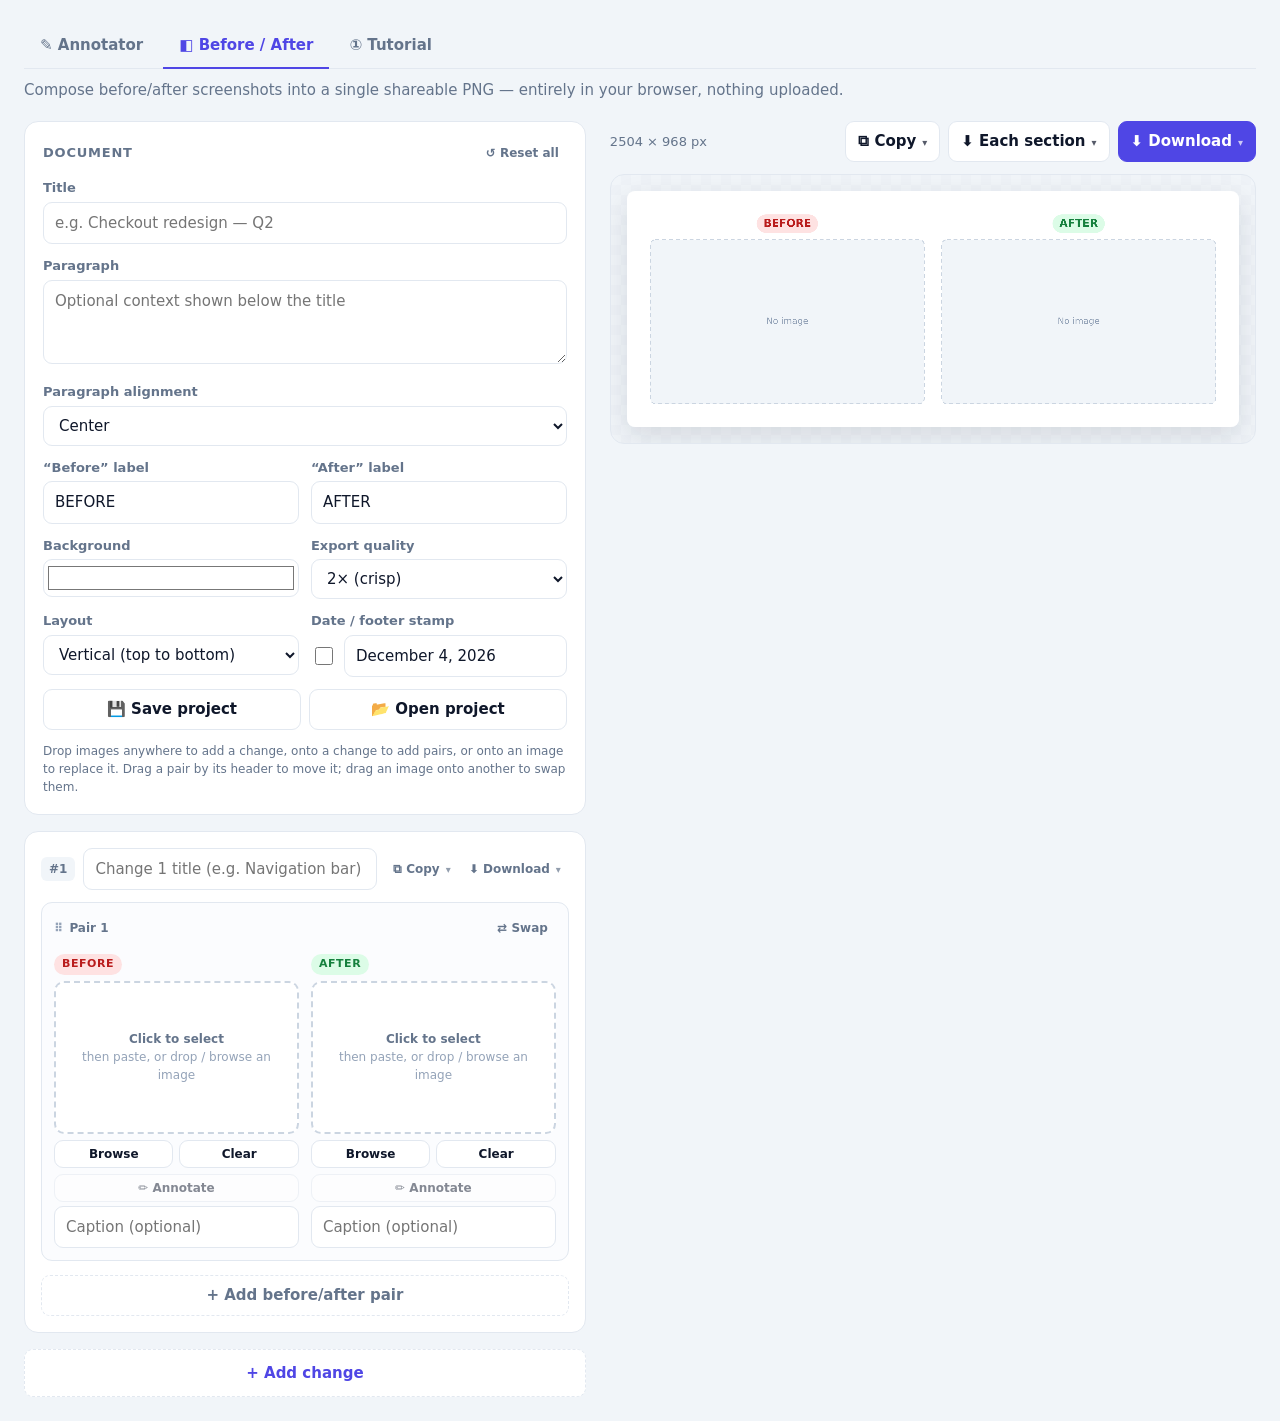
<file: index.html>
<!DOCTYPE html>
<html lang="en">
<head>
<meta charset="UTF-8">
<meta name="viewport" content="width=device-width, initial-scale=1.0">
<title>Before / After &amp; Annotator — screenshot tools</title>
<style>
  :root{
    --bg:#f1f5f9; --panel:#ffffff; --ink:#0f172a; --muted:#64748b;
    --line:#e2e8f0; --accent:#4f46e5; --accent-ink:#ffffff;
    --before:#b91c1c; --before-bg:#fee2e2; --after:#15803d; --after-bg:#dcfce7;
  }
  *{box-sizing:border-box}
  html,body{margin:0}
  body{
    font:15px/1.5 system-ui,-apple-system,"Segoe UI",Roboto,sans-serif;
    background:var(--bg); color:var(--ink);
    padding:24px;
  }
  .sub{max-width:1400px;margin:2px auto 20px;color:var(--muted)}
  .sr-only{position:absolute;width:1px;height:1px;padding:0;margin:-1px;overflow:hidden;clip:rect(0,0,0,0);border:0}
  .app{
    max-width:1400px;margin:0 auto;display:grid;gap:24px;
    grid-template-columns:minmax(380px,1fr) minmax(420px,1.15fr);
    align-items:start;
  }
  @media (max-width:960px){.app{grid-template-columns:1fr}}

  .panel{background:var(--panel);border:1px solid var(--line);border-radius:14px;padding:18px;margin-bottom:16px}
  .panel h2{margin:0;font-size:13px;text-transform:uppercase;letter-spacing:.06em;color:var(--muted)}
  .panel-head{display:flex;align-items:center;justify-content:space-between;margin-bottom:12px}
  label{display:block;font-size:13px;font-weight:600;color:var(--muted);margin-bottom:4px}
  input[type=text],textarea,select{
    width:100%;padding:9px 11px;border:1px solid var(--line);border-radius:9px;
    font:inherit;color:var(--ink);background:#fff;
  }
  textarea{min-height:84px;resize:vertical}
  input[type=text]:focus,textarea:focus,select:focus{outline:2px solid var(--accent);outline-offset:-1px;border-color:var(--accent)}
  .row{display:flex;gap:12px}
  .row>*{flex:1}
  .field{margin-bottom:12px}
  .field:last-child{margin-bottom:0}
  input[type=color]{width:100%;height:38px;padding:2px;border:1px solid var(--line);border-radius:9px;background:#fff}

  button{font:inherit;cursor:pointer;border-radius:9px;border:1px solid var(--line);background:#fff;color:var(--ink);padding:8px 12px;font-weight:600}
  button:hover{background:#f8fafc}
  button.primary{background:var(--accent);color:var(--accent-ink);border-color:var(--accent)}
  button.primary:hover{filter:brightness(1.06)}
  button.ghost{border:none;background:transparent;color:var(--muted);padding:6px 8px}
  button.ghost:hover{background:#f1f5f9;color:var(--ink)}
  button.tiny{padding:4px 8px;font-size:12px}

  .change,.tutorial-step{background:var(--panel);border:1px solid var(--line);border-radius:14px;padding:16px;margin-bottom:16px}
  .change-head{display:flex;align-items:center;gap:8px;margin-bottom:12px}
  .change-head .idx{font-size:12px;font-weight:700;color:var(--muted);background:#f1f5f9;border-radius:6px;padding:3px 8px;white-space:nowrap}
  .change-head .grow{flex:1}
  .change-head .tools{display:flex;gap:2px}
  .tutorial-step .slot{aspect-ratio:16/9}
  .list-bar{display:flex;justify-content:flex-end;margin:-8px 0 8px}
  .list-bar button:disabled{opacity:.45;cursor:default;background:transparent}
  .shots{display:grid;grid-template-columns:repeat(auto-fit,minmax(180px,1fr));gap:12px;margin-bottom:12px}
  /* where a dragged pair / screenshot / step would land */
  .change,.tutorial-step,.pair,.img-col{position:relative}
  .drop-before::before,.drop-after::before{content:"";position:absolute;z-index:5;background:var(--accent);border-radius:2px;pointer-events:none}
  .change.drop-before::before,.tutorial-step.drop-before::before{left:0;right:0;height:3px;top:-10px}
  .change.drop-after::before,.tutorial-step.drop-after::before{left:0;right:0;height:3px;bottom:-10px}
  .pair.drop-before::before{left:0;right:0;height:3px;top:-8px}
  .pair.drop-after::before{left:0;right:0;height:3px;bottom:-8px}
  .img-col.drop-before::before{top:0;bottom:0;width:3px;left:-8px}
  .img-col.drop-after::before{top:0;bottom:0;width:3px;right:-8px}
  .pair-head[draggable=true]{cursor:grab}
  .grip{color:#94a3b8;margin-right:6px}
  .change.drag,.tutorial-step.drag{border-color:var(--accent);background:#f5f7ff;box-shadow:0 0 0 3px rgba(79,70,229,.18)}
  /* while files are dragged over the page (not a specific card or image), outline the whole window */
  body.drop-page::after{content:attr(data-drop-label);position:fixed;inset:10px;z-index:150;pointer-events:none;border:3px dashed var(--accent);border-radius:18px;background:rgba(79,70,229,.06);display:flex;align-items:flex-end;justify-content:center;padding-bottom:28px;font-weight:800;color:var(--accent)}
  .drop-tip{margin:10px 0 0;font-size:12px;color:var(--muted)}

  .pair{border:1px solid var(--line);border-radius:11px;padding:12px;margin-bottom:12px;background:#fbfcfe}
  .pair-head{display:flex;align-items:center;justify-content:space-between;flex-wrap:wrap;gap:4px;margin-bottom:10px}
  .pair-head .tag{font-size:12px;font-weight:700;color:var(--muted)}
  .cols{display:grid;grid-template-columns:1fr 1fr;gap:12px}
  .img-col .col-tag{font-size:11px;font-weight:800;letter-spacing:.05em;margin-bottom:6px;display:inline-block;padding:2px 8px;border-radius:999px}
  .img-col.before .col-tag{color:var(--before);background:var(--before-bg)}
  .img-col.after .col-tag{color:var(--after);background:var(--after-bg)}
  .slot{
    position:relative;border:2px dashed #cbd5e1;border-radius:10px;aspect-ratio:16/10;
    background:#fff center/contain no-repeat;display:flex;align-items:center;justify-content:center;
    text-align:center;color:#94a3b8;font-size:12px;padding:8px;cursor:pointer;user-select:none;overflow:hidden;
  }
  .slot.filled{border-style:solid;border-color:var(--line)}
  .slot.drag{border-color:var(--accent);background-color:#eef2ff}
  .slot.paste-target{border-color:var(--accent);box-shadow:0 0 0 3px rgba(79,70,229,.18)}
  .slot .hint b{color:#64748b}
  .slot-anno-overlay{position:absolute;inset:0;width:100%;height:100%;pointer-events:none}
  .slot-actions{display:flex;gap:6px;margin:6px 0}
  .slot-actions button{flex:1}
  input.cap{margin-top:2px}

  .add-change{width:100%;padding:12px;border:1.5px dashed var(--line);background:#fff;color:var(--accent);font-weight:700}
  .add-change:hover{background:#eef2ff;border-color:var(--accent)}
  .add-pair{width:100%;margin-top:2px;border-style:dashed;color:var(--muted)}

  .date-row{display:flex;align-items:center;gap:8px}
  .date-row input[type=checkbox]{width:18px;height:18px;flex:none;accent-color:var(--accent)}
  .date-row input[type=text]{flex:1}
  .doc-actions{display:flex;gap:8px}
  .doc-actions button{flex:1}

  .preview{position:sticky;top:16px}
  .preview-bar{display:flex;align-items:center;justify-content:space-between;gap:12px;margin-bottom:12px}
  .bar-actions{display:flex;gap:8px;flex-wrap:wrap;justify-content:flex-end}

  .dropdown{position:relative;display:inline-block}
  .dropdown>button .caret{margin-left:6px;font-size:10px;opacity:.7}
  .menu{
    position:absolute;top:calc(100% + 6px);right:0;min-width:170px;background:#fff;
    border:1px solid var(--line);border-radius:10px;box-shadow:0 14px 34px rgba(15,23,42,.18);
    padding:6px;display:none;z-index:50;
  }
  .dropdown.open .menu{display:block}
  .menu-head{font-size:10px;text-transform:uppercase;letter-spacing:.06em;color:var(--muted);padding:8px 8px 3px;font-weight:700}
  .menu-head+.menu-item{margin-top:0}
  .menu-item{display:block;width:100%;text-align:left;border:none;background:transparent;padding:7px 10px;border-radius:7px;font-weight:600;color:var(--ink);white-space:nowrap}
  .menu-item:hover{background:#f1f5f9}

  .toast{
    position:fixed;left:50%;bottom:28px;transform:translateX(-50%) translateY(10px);
    background:#0f172a;color:#fff;padding:10px 16px;border-radius:10px;font-size:13px;font-weight:600;
    opacity:0;pointer-events:none;transition:opacity .2s,transform .2s;z-index:100;max-width:90vw;
  }
  .toast.show{opacity:1;transform:translateX(-50%) translateY(0)}

  .anno-btn{width:100%;margin-bottom:2px}
  .anno-btn:disabled{opacity:.5;cursor:not-allowed}
  .modal-backdrop{position:fixed;inset:0;background:rgba(15,23,42,.55);display:none;align-items:center;justify-content:center;z-index:200;padding:10px}
  .modal-backdrop.open{display:flex}
  .modal{background:#fff;border-radius:14px;max-width:98vw;max-height:98vh;display:flex;flex-direction:column;overflow:hidden;box-shadow:0 30px 80px rgba(0,0,0,.4)}
  .modal-bar{display:flex;align-items:center;gap:6px;flex-wrap:wrap;padding:12px 14px;border-bottom:1px solid var(--line)}
  .modal-bar .sep{width:1px;height:26px;background:var(--line);margin:0 4px}
  .tool{padding:7px 11px;border:1px solid var(--line);border-radius:8px;background:#fff;font-weight:600;font-size:13px;color:var(--ink)}
  .tool:hover{background:#f8fafc}
  .tool.active{background:var(--accent);color:#fff;border-color:var(--accent)}
  .kbd{display:inline-block;margin-left:6px;padding:1px 5px;border-radius:5px;background:rgba(15,23,42,.08);color:var(--muted);font-size:10px;font-weight:700;line-height:1.4;vertical-align:middle}
  .tool.active .kbd{background:rgba(255,255,255,.25);color:#fff}
  .swatch{position:relative;width:22px;height:22px;border-radius:50%;border:2px solid #fff;box-shadow:0 0 0 1px var(--line);cursor:pointer;padding:0}
  .swatch.active{box-shadow:0 0 0 2px var(--accent)}
  .text-pop{position:absolute;top:12px;left:12px;z-index:6;background:#fff;border:1px solid var(--line);border-radius:12px;box-shadow:0 12px 32px rgba(15,23,42,.22);padding:12px;display:flex;flex-direction:column;gap:8px}
  .tp-row{display:flex;align-items:center;gap:9px;min-height:30px}
  .tp-row .lbl{font-size:12px;font-weight:700;color:var(--muted);width:82px;line-height:1}
  .tp-swatches{display:flex;align-items:center;gap:6px;flex-wrap:wrap}
  .chip{padding:4px 9px;border:1px solid var(--line);border-radius:8px;background:#fff;font-size:11px;font-weight:700;color:var(--muted);cursor:pointer}
  .chip:hover{background:#f8fafc}
  .chip.active{background:var(--accent);color:#fff;border-color:var(--accent)}
  .kbd-acc{text-decoration:underline;text-underline-offset:2px}
  /* radiogroup focus: the focused value group gets an accent ring; its focused value a stronger one */
  .tp-row{border-radius:8px;box-shadow:0 0 0 1px transparent;transition:box-shadow .1s}
  .tp-row:focus-within{box-shadow:0 0 0 2px var(--accent)}
  .tp-row:focus-within .lbl{color:var(--accent)}
  .chip:focus-visible{outline:none;box-shadow:0 0 0 2px var(--accent)}
  .swatch:focus-visible{outline:none;box-shadow:0 0 0 2px #fff,0 0 0 4px var(--accent)}
  /* while a property's letter is held, its values reveal 1…N badges for the digit chord */
  .vidx{display:none}
  .tp-row.chordable .chip .vidx{display:inline-block;margin-left:5px;font-size:9px;font-weight:800;opacity:.55}
  .tp-row.chordable .swatch .vidx{display:flex;position:absolute;inset:0;align-items:center;justify-content:center;font-size:10px;font-weight:800;color:#fff;text-shadow:0 0 2px rgba(0,0,0,.9),0 0 2px rgba(0,0,0,.9)}
  .modal-canvas-wrap{position:relative;padding:16px;overflow:auto;background:#f1f5f9;display:flex;align-items:center;justify-content:center;min-height:0}
  .anno-canvas{display:block;background:#fff;border-radius:6px;box-shadow:0 4px 18px rgba(0,0,0,.15);touch-action:none}
  .drawing .anno-canvas{cursor:crosshair}

  .tabs{max-width:1400px;margin:0 auto 10px;display:flex;gap:4px;border-bottom:1px solid var(--line)}
  .tab{border:none;background:transparent;padding:10px 16px;font-weight:700;color:var(--muted);border-radius:0;border-bottom:2px solid transparent;margin-bottom:-1px}
  .tab:hover{background:transparent;color:var(--ink)}
  .tab.active{color:var(--accent);border-bottom-color:var(--accent)}
  .anno-page{max-width:1400px;margin:0 auto}
  .anno-drop{border:2px dashed var(--line);border-radius:14px;background:#fff;padding:64px 20px;text-align:center;color:var(--muted)}
  .anno-drop-title{font-size:18px;font-weight:800;color:var(--ink);margin-bottom:6px}
  .linkish{border:none;background:transparent;color:var(--accent);font-weight:700;padding:0;text-decoration:underline}
  .anno-card{background:var(--panel);border:1px solid var(--line);border-radius:14px}
  .anno-card+.anno-card{margin-top:16px}
  .anno-card.active:not(:only-child){border-color:var(--accent);box-shadow:0 0 0 2px var(--accent)}
  .anno-card:not(.active) .modal-bar{opacity:.5;transition:opacity .1s}
  .anno-card:not(.active) .modal-bar:hover{opacity:1}
  .anno-more{display:flex;align-items:center;gap:12px;margin-top:12px}
  .anno-more .drop-tip{margin:0}
  .anno-foot{display:flex;align-items:center;justify-content:space-between;gap:12px;padding:10px 14px;border-top:1px solid var(--line)}
  .anno-input{position:absolute;z-index:5;box-sizing:border-box;border:none;border-radius:14px;font-weight:700;font-family:inherit;line-height:1.2;color:#fff;outline:2px solid #fff;box-shadow:0 0 0 4px rgba(79,70,229,.5);width:auto;min-width:50px;resize:none;overflow:auto;white-space:pre}
  .modal-foot{display:flex;justify-content:space-between;align-items:center;gap:8px;padding:12px 14px;border-top:1px solid var(--line)}
  .modal-hint{color:var(--muted);font-size:12px}
  .dims{font-size:13px;color:var(--muted);font-variant-numeric:tabular-nums}
  .preview-meta{display:flex;align-items:center;gap:8px;flex-wrap:wrap}
  .canvas-wrap{
    background:
      linear-gradient(45deg,#eef2f7 25%,transparent 25%),
      linear-gradient(-45deg,#eef2f7 25%,transparent 25%),
      linear-gradient(45deg,transparent 75%,#eef2f7 75%),
      linear-gradient(-45deg,transparent 75%,#eef2f7 75%);
    background-size:20px 20px;background-position:0 0,0 10px,10px -10px,-10px 0;
    border:1px solid var(--line);border-radius:14px;padding:16px;overflow:auto;max-height:calc(100vh - 120px);
  }
  .canvas-wrap.fit-vertical{overflow-y:auto;overflow-x:hidden}
  .canvas-wrap.fit-horizontal{height:calc(100vh - 120px);overflow-x:auto;overflow-y:hidden;display:flex;align-items:center;justify-content:flex-start}
  #preview,#tutPreview{display:block;height:auto;margin:0 auto;border-radius:8px;
    box-shadow:0 10px 30px rgba(15,23,42,.12)}
  .canvas-wrap.fit-vertical #preview,.canvas-wrap.fit-vertical #tutPreview{width:100%;height:auto}
  .canvas-wrap.fit-horizontal #preview,.canvas-wrap.fit-horizontal #tutPreview{height:100%;width:auto;max-width:none;flex:0 0 auto}
</style>
</head>
<body>
<h1 class="sr-only" id="modeTitle">Before / After Builder</h1>
<nav class="tabs">
  <button class="tab active" data-tab="anno">✎ Annotator</button>
  <button class="tab" data-tab="ba">◧ Before / After</button>
  <button class="tab" data-tab="tut">① Tutorial</button>
</nav>
<p class="sub" id="modeSub">Compose before/after screenshots into a single shareable PNG — entirely in your browser, nothing uploaded.</p>

<div id="tab-ba">
<div class="app">
  <section class="editor">
    <div class="panel">
      <div class="panel-head">
        <h2>Document</h2>
        <button id="reset" class="ghost tiny" title="Clear everything and start over">↺ Reset all</button>
      </div>
      <div class="field">
        <label for="title">Title</label>
        <input type="text" id="title" placeholder="e.g. Checkout redesign — Q2">
      </div>
      <div class="field">
        <label for="description">Paragraph</label>
        <textarea id="description" placeholder="Optional context shown below the title"></textarea>
      </div>
      <div class="field">
        <label for="descriptionAlign">Paragraph alignment</label>
        <select id="descriptionAlign">
          <option value="center" selected>Center</option>
          <option value="left">Left</option>
        </select>
      </div>
      <div class="field row">
        <div>
          <label for="beforeLabel">“Before” label</label>
          <input type="text" id="beforeLabel" value="BEFORE">
        </div>
        <div>
          <label for="afterLabel">“After” label</label>
          <input type="text" id="afterLabel" value="AFTER">
        </div>
      </div>
      <div class="field row">
        <div>
          <label for="bg">Background</label>
          <input type="color" id="bg" value="#ffffff">
        </div>
        <div>
          <label for="scale">Export quality</label>
          <select id="scale">
            <option value="1">1× (standard)</option>
            <option value="2" selected>2× (crisp)</option>
            <option value="3">3× (high-res)</option>
          </select>
        </div>
      </div>
      <div class="field row">
        <div>
          <label for="layout">Layout</label>
          <select id="layout">
            <option value="vertical" selected>Vertical (top to bottom)</option>
            <option value="horizontal">Horizontal (left to right)</option>
          </select>
        </div>
        <div>
          <label for="dateText">Date / footer stamp</label>
          <div class="date-row">
            <input type="checkbox" id="dateEnabled" title="Show date / footer">
            <input type="text" id="dateText" placeholder="e.g. May 26, 2026">
          </div>
        </div>
      </div>
      <div class="field doc-actions">
        <button id="saveProject" title="Download an editable project file (images included)">💾 Save project</button>
        <button id="openProject" title="Open a previously saved project file">📂 Open project</button>
        <input type="file" id="openProjectInput" accept="application/json,.json" style="display:none">
      </div>
      <p class="drop-tip">Drop images anywhere to add a change, onto a change to add pairs, or onto an image to replace it. Drag a pair by its header to move it; drag an image onto another to swap them.</p>
    </div>

    <div id="changes"></div>
    <button id="addChange" class="add-change">+ Add change</button>
  </section>

  <aside class="preview">
    <div class="preview-bar">
      <div class="preview-meta">
        <span id="dims" class="dims"></span>
      </div>
      <div class="bar-actions" id="barActions"></div>
    </div>
    <div class="canvas-wrap" id="previewWrap">
      <canvas id="preview"></canvas>
    </div>
  </aside>
</div>
</div>

<div id="tab-tut" hidden>
<div class="app">
  <section class="editor">
    <div class="panel">
      <div class="panel-head">
        <h2>Tutorial</h2>
        <button id="tutReset" class="ghost tiny" title="Clear the tutorial and start over">↺ Reset tutorial</button>
      </div>
      <div class="field">
        <label for="tutTitle">Title</label>
        <input type="text" id="tutTitle" placeholder="e.g. How to create a report">
      </div>
      <div class="field">
        <label for="tutDescription">Paragraph</label>
        <textarea id="tutDescription" placeholder="Optional context shown below the title"></textarea>
      </div>
      <div class="field">
        <label for="tutDescriptionAlign">Paragraph alignment</label>
        <select id="tutDescriptionAlign">
          <option value="center" selected>Center</option>
          <option value="left">Left</option>
        </select>
      </div>
      <div class="field row">
        <div>
          <label for="tutBg">Background</label>
          <input type="color" id="tutBg" value="#ffffff">
        </div>
        <div>
          <label for="tutScale">Export quality</label>
          <select id="tutScale">
            <option value="1">1× (standard)</option>
            <option value="2" selected>2× (crisp)</option>
            <option value="3">3× (high-res)</option>
          </select>
        </div>
      </div>
      <div class="field row">
        <div>
          <label for="tutLayout">Layout</label>
          <select id="tutLayout">
            <option value="vertical" selected>Vertical (top to bottom)</option>
            <option value="horizontal">Horizontal (left to right)</option>
          </select>
        </div>
        <div>
          <label for="tutNumbering">Step labels</label>
          <select id="tutNumbering">
            <option value="numbers" selected>Numbers (1, 2, 3)</option>
            <option value="letters">Letters (A, B, C)</option>
          </select>
        </div>
      </div>
      <div class="field">
        <label for="tutFiles">Images</label>
        <button id="tutBrowse" style="width:100%">Upload images</button>
        <input type="file" id="tutFiles" accept="image/*" multiple hidden>
      </div>
      <div class="field doc-actions">
        <button id="tutSaveProject" title="Download an editable project file (images included)">💾 Save project</button>
        <button id="tutOpenProject" title="Open a previously saved project file">📂 Open project</button>
      </div>
      <p class="drop-tip">Drop images anywhere to add steps, onto a step to add screenshots, or onto a screenshot to replace it. Drag screenshots to move them between steps, or out into a step of their own.</p>
    </div>

    <div class="list-bar">
      <button id="reverseTutorialSteps" class="ghost tiny" title="Reverse the order of all steps">⇅ Reverse step order</button>
    </div>
    <div id="tutorialSteps"></div>
    <button id="addTutorialStep" class="add-change">+ Add step</button>
  </section>

  <aside class="preview">
    <div class="preview-bar">
      <div class="preview-meta">
        <span id="tutDims" class="dims"></span>
      </div>
      <div class="bar-actions" id="tutActions"></div>
    </div>
    <div class="canvas-wrap" id="tutPreviewWrap">
      <canvas id="tutPreview"></canvas>
    </div>
  </aside>
</div>
</div>

<div id="tab-anno" hidden>
  <div class="anno-page">
    <div id="annoDrop" class="anno-drop">
      <div class="anno-drop-title">Annotate images</div>
      <p>Drop images anywhere on the page, paste from your clipboard, or
        <button id="annoBrowse" class="linkish">browse</button>.</p>
      <input type="file" id="annoFile" accept="image/*" multiple hidden>
    </div>
    <div id="annoEditor" hidden>
      <div id="annoCards"></div>
      <div class="anno-more">
        <button id="annoAdd">+ Add images</button>
        <p class="drop-tip">Or drop or paste them anywhere on the page.</p>
      </div>
    </div>
  </div>
</div>

<script>
(() => {
  "use strict";

  // ---------- small utilities ----------
  const uid = () => Math.random().toString(36).slice(2, 9);
  const $ = (id) => document.getElementById(id);
  const todayStr = () => new Date().toLocaleDateString(undefined, { year: "numeric", month: "long", day: "numeric" });

  function h(tag, attrs = {}, ...kids) {
    const e = document.createElement(tag);
    for (const k in attrs) {
      const v = attrs[k];
      if (v == null) continue;
      if (k === "class") e.className = v;
      else if (k === "style") e.style.cssText = v;
      else if (k.startsWith("on")) e.addEventListener(k.slice(2).toLowerCase(), v);
      else e.setAttribute(k, v);
    }
    for (const kid of kids.flat()) {
      if (kid == null || kid === false) continue;
      e.append(kid.nodeType ? kid : document.createTextNode(kid));
    }
    return e;
  }

  const slug = (s) => (String(s || "").toLowerCase().replace(/[^a-z0-9]+/g, "-").replace(/^-+|-+$/g, "")) || "before-after";
  const imageFiles = (fileList) => [...(fileList || [])].filter((f) => f.type.startsWith("image/"));
  const readFile = (file, asText) => new Promise((res, rej) => {
    const r = new FileReader();
    r.onload = () => res(r.result); r.onerror = rej;
    asText ? r.readAsText(file) : r.readAsDataURL(file);
  });
  const loadImage = (src) => new Promise((res, rej) => { const img = new Image(); img.onload = () => res(img); img.onerror = rej; img.src = src; });

  // Drag and drop covers image files from outside the page and items dragged within an editor (a tutorial
  // screenshot, a before/after pair or image). Targets nest (an image inside a pair or step card inside the
  // page); a drag goes to the innermost target that accepts it, or to the current tab's PAGE_DROP target.
  // A target is { files?(files), accepts?(item), move?(item, e, el), side?(e, el) → "before" | "after" }.
  const dropTargets = new WeakMap();
  const dropZone = (el, target) => { dropTargets.set(el, typeof target === "function" ? { files: target } : target); return el; };
  let dragItem = null;   // { kind: "shot" | "pair" | "image", ... } while an editor item is being dragged
  function dragSource(el, item, image = el) {
    el.addEventListener("dragstart", (e) => {
      dragItem = item();
      e.dataTransfer.effectAllowed = "move";
      e.dataTransfer.setData("application/x-screenshot-tools", "");
      if (image !== el) e.dataTransfer.setDragImage(image, 24, 16);
    });
    el.addEventListener("dragend", () => { dragItem = null; setDropHover(null); });
    return el;
  }
  // which half of el the pointer is over, across (halfX) or down (halfY)
  const halfX = (e, el) => { const r = el.getBoundingClientRect(); return e.clientX < r.left + r.width / 2 ? "before" : "after"; };
  const halfY = (e, el) => { const r = el.getBoundingClientRect(); return e.clientY < r.top + r.height / 2 ? "before" : "after"; };
  // Where among root's cards one dropped at the pointer's height goes (the end if the pointer is outside the column).
  function cardIndexAt(root, e) {
    const cards = [...root.children], r = root.getBoundingClientRect();
    if (e.clientX < r.left || e.clientX > r.right) return cards.length;
    const i = cards.findIndex((c) => { const b = c.getBoundingClientRect(); return e.clientY < b.top + b.height / 2; });
    return i < 0 ? cards.length : i;
  }
  // Move `item` from group `from` into a group: next to `ref` (before, or `after`) or at the end of `into`,
  // or into a new group from makeGroup() inserted at groups index `at`. A group left empty is removed.
  function moveInto(groups, key, item, from, { into, ref, after, at, makeGroup }) {
    if (ref === item) return;
    if (!into) { into = makeGroup(); groups.splice(at, 0, into); }
    from[key].splice(from[key].indexOf(item), 1);
    const list = into[key];
    list.splice(ref ? list.indexOf(ref) + (after ? 1 : 0) : list.length, 0, item);
    if (!from[key].length) groups.splice(groups.indexOf(from), 1);
  }
  // Route an <input type=file>'s chosen images to onFiles, resetting it so the same file can be chosen again.
  function onPicked(input, onFiles) {
    input.addEventListener("change", () => { const files = imageFiles(input.files); input.value = ""; if (files.length) onFiles(files); });
    return input;
  }

  const parseHex = (hex) => {
    let c = String(hex || "").replace("#", "");
    if (c.length === 3) c = c.split("").map((x) => x + x).join("");
    return [0, 2, 4].map((i) => parseInt(c.slice(i, i + 2), 16) || 0);
  };
  // perceived luminance (0..1) of a #rgb / #rrggbb color
  const hexLum = (hex) => { const [r, g, b] = parseHex(hex); return (0.299 * r + 0.587 * g + 0.114 * b) / 255; };
  const rgbaOf = (hex, a) => `rgba(${parseHex(hex).join(",")},${a})`;

  function downloadBlob(blob, name) {
    const url = URL.createObjectURL(blob);
    const a = h("a", { href: url, download: name });
    document.body.append(a); a.click(); a.remove();
    setTimeout(() => URL.revokeObjectURL(url), 1000);
  }
  let toastTimer = null;
  function toast(msg) {
    let t = $("toast");
    if (!t) { t = h("div", { id: "toast", class: "toast" }); document.body.append(t); }
    t.textContent = msg; t.classList.add("show");
    clearTimeout(toastTimer);
    toastTimer = setTimeout(() => t.classList.remove("show"), 1700);
  }

  // ---------- image slots ----------
  // A slot is one image with its caption and annotations; _el/_overlay/_annoBtn are its editor widgets.
  const newSlot = () => ({ caption: "", img: null, dataUrl: null, w: 0, h: 0, annotations: [] });
  const slotData = (s) => ({ caption: s.caption, dataUrl: s.dataUrl, annotations: s.annotations });
  function restoreSlot(d = {}) {
    const s = newSlot();
    s.caption = d.caption || "";
    s.dataUrl = d.dataUrl || null;
    s.annotations = Array.isArray(d.annotations) ? d.annotations.map((a) => ({ ...a })) : [];
    return s;
  }
  async function setSlotImage(slot, dataUrl) {
    const img = await loadImage(dataUrl);
    Object.assign(slot, { img, dataUrl, w: img.naturalWidth, h: img.naturalHeight });
  }
  const clearSlotImage = (slot) => Object.assign(slot, { img: null, dataUrl: null, w: 0, h: 0 });

  // ---------- document settings: one schema per tool drives defaults, save/restore and the form ----------
  const text = (id, def = "") => ({ id, parse: (v) => (v == null ? (typeof def === "function" ? def() : def) : String(v)) });
  const choice = (id, values) => ({ id, parse: (v) => (values.includes(v) ? v : values[0]) });
  const color = (id) => ({ id, parse: (v) => (/^#([0-9a-f]{3}){1,2}$/i.test(v) ? v : "#ffffff") });
  const scale = (id) => ({ id, parse: (v) => ([1, 2, 3].includes(Number(v)) ? Number(v) : 2) });
  const flag = (id) => ({ id, checkbox: true, parse: (v) => !!v });

  const BA_FIELDS = {
    title: text("title"), description: text("description"), descriptionAlign: choice("descriptionAlign", ["center", "left"]),
    beforeLabel: text("beforeLabel", "BEFORE"), afterLabel: text("afterLabel", "AFTER"),
    bg: color("bg"), scale: scale("scale"), layout: choice("layout", ["vertical", "horizontal"]),
    dateEnabled: flag("dateEnabled"), dateText: text("dateText", todayStr),
  };
  const TUT_FIELDS = {
    title: text("tutTitle"), description: text("tutDescription"), descriptionAlign: choice("tutDescriptionAlign", ["center", "left"]),
    bg: color("tutBg"), scale: scale("tutScale"), layout: choice("tutLayout", ["vertical", "horizontal"]),
    numbering: choice("tutNumbering", ["numbers", "letters"]),
  };

  // ---------- document tools: Before/After and Tutorial share this shell ----------
  // cfg supplies the tool's fields, its item list (changes / steps) handling, layout and editor.
  function makeDocTool(cfg) {
    const t = {
      ...cfg,
      canvas: $(cfg.ids.canvas), dims: $(cfg.ids.dims), wrap: $(cfg.ids.wrap), root: $(cfg.ids.root),
      fresh() { return t.parse({ [cfg.itemsKey]: [] }); },
      parse(d) {
        const doc = {};
        for (const [k, f] of Object.entries(cfg.fields)) doc[k] = f.parse(d[k]);
        doc[cfg.itemsKey] = cfg.loadItems(d[cfg.itemsKey]);
        return doc;
      },
      restore(d) {
        if (!d || !Array.isArray(d[cfg.itemsKey])) return false;
        t.doc = t.parse(d);
        return true;
      },
      snapshot() {
        const d = {};
        for (const k in cfg.fields) d[k] = t.doc[k];
        d[cfg.itemsKey] = cfg.saveItems(t.doc[cfg.itemsKey]);
        return d;
      },
      layout: (opts = {}) => ({ ...cfg.computeLayout(t.doc, opts), bg: t.doc.bg, scale: t.doc.scale }),
      redraw() {
        const L = t.layout();
        renderCanvas(L, t.canvas);
        t.dims.textContent = `${Math.round(L.W * L.scale)} × ${Math.round(L.H * L.scale)} px`;
        t.wrap.classList.toggle("fit-horizontal", t.doc.layout === "horizontal");
        t.wrap.classList.toggle("fit-vertical", t.doc.layout !== "horizontal");
        scheduleSave();
      },
      // after a structural change (add / remove / reorder): rebuild the editor, then the preview
      update() { clearPasteTarget(); t.root.innerHTML = ""; cfg.buildEditor(t); t.redraw(); },
      // after t.doc was replaced: form, editor, preview, then decode any stored images
      refresh() {
        for (const [k, f] of Object.entries(cfg.fields)) { const el = $(f.id); if (f.checkbox) el.checked = t.doc[k]; else el.value = String(t.doc[k]); }
        t.update();
        t.slots().forEach((s) => { if (s.dataUrl && !s.img) setSlotImage(s, s.dataUrl).then(() => t.slotChanged(s)); });
      },
      bindControls() {
        for (const [k, f] of Object.entries(cfg.fields)) {
          $(f.id).addEventListener(f.checkbox ? "change" : "input", (e) => {
            t.doc[k] = f.parse(f.checkbox ? e.target.checked : e.target.value);
            if (cfg.onField) cfg.onField(k);
            t.redraw();
          });
        }
      },
      slots: () => cfg.slotsOf(t.doc),
      slotChanged(slot) { refreshSlot(slot); t.redraw(); },
      fillSlot(slot, file) { return readFile(file).then((u) => setSlotImage(slot, u)).then(() => t.slotChanged(slot)); },
      reset() { if (confirm(cfg.resetPrompt)) { t.doc = t.fresh(); t.refresh(); } },
      saveProject() {
        const blob = new Blob([JSON.stringify({ v: 2, kind: cfg.kind, ...t.snapshot() })], { type: "application/json" });
        downloadBlob(blob, `${cfg.projectName(t.doc)}.${cfg.fileSuffix}.json`);
      },
      source: (name, opts) => ({ name, layout: () => t.layout(opts) }),   // an export source (see exportDownload)
    };
    t.doc = t.fresh();
    return t;
  }

  // ---------- session persistence ----------
  const STORE_KEY = "beforeafter:v1";
  let saveTimer = null;
  const snapshot = () => ({ v: 3, tab: currentTab, ba: ba.snapshot(), tutorial: tut.snapshot(), anno: annoDocs.map(slotData) });
  function scheduleSave() {
    clearTimeout(saveTimer);
    saveTimer = setTimeout(() => {
      try { sessionStorage.setItem(STORE_KEY, JSON.stringify(snapshot())); }
      catch (e) { /* quota exceeded — skip persisting this update */ }
    }, 300);
  }
  function loadSaved() {
    let d;
    try { d = JSON.parse(sessionStorage.getItem(STORE_KEY)); } catch (e) { return; }
    if (!d || d.v !== 3) return;
    ba.restore(d.ba);
    tut.restore(d.tutorial);
    annoDocs = (d.anno || []).map(restoreSlot).filter((s) => s.dataUrl);
    currentTab = TABS[d.tab] ? d.tab : "ba";
  }

  // ---------- project files ----------
  // A project file holds one tool's document and names the tool ({ kind }); opening it switches there.
  async function openProjectFile(file) {
    let d;
    try { d = JSON.parse(await readFile(file, true)); } catch (e) { alert("Couldn't read that project file."); return; }
    const tool = [ba, tut].find((t) => t.kind === d.kind);
    if (!tool || !tool.restore(d)) { alert("That doesn't look like a valid project file."); return; }
    tool.refresh();
    navTo(tool.key);
  }

  // ---------- editor widgets ----------
  let activePaste = null;   // { el, fill(file) }: the slot a pasted image goes into
  function setPasteTarget(el, fill) { clearPasteTarget(); activePaste = { el, fill }; el.classList.add("paste-target"); }
  function clearPasteTarget() { if (activePaste) activePaste.el.classList.remove("paste-target"); activePaste = null; }
  document.addEventListener("paste", (e) => {
    const items = [...((e.clipboardData && e.clipboardData.items) || [])];
    const item = items.find((it) => it.kind === "file" && it.type.startsWith("image/"));
    const file = item && item.getAsFile();
    if (!file || modalOpen()) return;   // nothing pastes behind the annotate dialog
    if (currentTab === "anno") { if (annoTextEdit) return; addAnnoImages([file]); }
    else if (activePaste) activePaste.fill(file);
    else return;
    e.preventDefault();
  });

  const iconBtn = (label, title, onclick) => h("button", { class: "ghost tiny", title, onclick }, label);
  // Buttons moving arr[i] one place either way; none when there is nothing to reorder.
  function moveButtons(arr, i, noun, onMoved, [prev, next, prevWord, nextWord] = ["↑", "↓", "up", "down"]) {
    if (arr.length < 2) return [];
    const move = (d) => {
      const j = i + d;
      if (j < 0 || j >= arr.length) return;
      [arr[i], arr[j]] = [arr[j], arr[i]];
      onMoved();
    };
    return [iconBtn(prev, `Move ${noun} ${prevWord}`, () => move(-1)), iconBtn(next, `Move ${noun} ${nextWord}`, () => move(1))];
  }
  const removeButton = (arr, i, noun, onRemoved, label = "✕") =>
    arr.length < 2 ? null : iconBtn(label, `Remove ${noun}`, () => { arr.splice(i, 1); onRemoved(); });
  // Move items[i] out of its group into a new group (wrap(item)) inserted right after groups[gi].
  const splitButton = (items, i, groups, gi, wrap, onMoved, label, title) =>
    items.length < 2 ? null : iconBtn(label, title, () => { groups.splice(gi + 1, 0, wrap(items.splice(i, 1)[0])); onMoved(); });

  // One image slot: drop / browse / paste target, Annotate button, and caption. Clicking it selects it
  // for pasting and, once it has an image, opens the annotator; once filled it can be dragged (as drag()).
  // onFiles receives every image dropped on it or picked for it; onItem handles editor items dropped on it.
  function slotEditor(tool, slot, { onFiles, drag, onItem = {}, head = null, kind = "", caption = "Caption (optional)" }) {
    const picker = onPicked(h("input", { type: "file", accept: "image/*", multiple: "", hidden: "" }), onFiles);
    const annotate = () => openAnnotator(slot, () => tool.slotChanged(slot));
    const drop = dropZone(h("div", { class: "slot", onclick: () => { setPasteTarget(drop, (f) => tool.fillSlot(slot, f)); annotate(); } }), { files: onFiles, ...onItem });
    dragSource(drop, drag);
    const annoBtn = h("button", { class: "anno-btn tiny", title: "Draw boxes, arrows, numbers and labels on this image", onclick: annotate });
    slot._el = drop; slot._annoBtn = annoBtn;
    refreshSlot(slot);
    return h("div", { class: `img-col ${kind}` },
      head, drop, picker,
      h("div", { class: "slot-actions" },
        h("button", { class: "tiny", onclick: () => picker.click() }, "Browse"),
        h("button", { class: "tiny", onclick: () => { clearSlotImage(slot); tool.slotChanged(slot); } }, "Clear"),
      ),
      annoBtn,
      h("input", { type: "text", class: "cap", value: slot.caption || "", placeholder: caption, oninput: (e) => { slot.caption = e.target.value; tool.redraw(); } }),
    );
  }

  const annoLabel = (slot) => `✏ Annotate${slot.annotations.length ? ` (${slot.annotations.length})` : ""}`;
  function drawSlotAnnotations(slot) {
    const el = slot._el, cv = slot._overlay;
    if (!el || !cv || !slot.img) return;
    const w = el.clientWidth, h = el.clientHeight;
    if (!w || !h) { requestAnimationFrame(() => drawSlotAnnotations(slot)); return; }
    const dpr = window.devicePixelRatio || 1;
    cv.width = Math.round(w * dpr); cv.height = Math.round(h * dpr);
    cv.style.width = w + "px"; cv.style.height = h + "px";
    const ctx = cv.getContext("2d");
    ctx.setTransform(dpr, 0, 0, dpr, 0, 0);
    ctx.clearRect(0, 0, w, h);
    const s = Math.min(w / slot.w, h / slot.h);
    const iw = slot.w * s, ih = slot.h * s;
    drawAnnotations(ctx, { x: (w - iw) / 2, y: (h - ih) / 2, w: iw, h: ih }, slot.annotations);
  }
  function refreshSlot(slot) {
    const el = slot._el;
    if (!el) return;
    if (slot.dataUrl) {
      el.classList.add("filled");
      el.title = "Click to annotate, or drag to move";
      el.style.backgroundImage = `url(${slot.dataUrl})`;
      el.innerHTML = "";
      slot._overlay = h("canvas", { class: "slot-anno-overlay" });
      el.append(slot._overlay);
      requestAnimationFrame(() => drawSlotAnnotations(slot));
    } else {
      el.classList.remove("filled");
      el.title = "";
      el.style.backgroundImage = "";
      slot._overlay = null;
      el.innerHTML = `<span class="hint"><b>Click to select</b><br>then paste, or drop / browse an image</span>`;
    }
    el.draggable = !!slot.dataUrl;
    if (slot._annoBtn) { slot._annoBtn.disabled = !slot.img; slot._annoBtn.textContent = annoLabel(slot); }
  }

  // ---------- Before/After editor ----------
  const newPair = () => ({ id: uid(), before: newSlot(), after: newSlot() });
  const newChange = (pairs = 1) => ({ id: uid(), title: "", pairs: Array.from({ length: pairs }, newPair) });
  const pairsNeeded = (n) => Math.max(1, Math.ceil(n / 2));
  // Distribute images across pairs: before, after, before, after...
  const fillPairs = (pairs, files) => files.forEach((f, i) => {
    const p = pairs[Math.floor(i / 2)];
    if (p) ba.fillSlot(i % 2 === 0 ? p.before : p.after, f);
  });
  const changeSource = (ch, name) => ba.source(name, { changes: [ch], omitHeading: true });

  const movePair = (item, to) => { moveInto(ba.doc.changes, "pairs", item.pair, item.change, { makeGroup: () => newChange(0), ...to }); ba.update(); };

  function pairBlock(change, ci, pair, pi) {
    const update = () => ba.update();
    // Dropping two images on one side fills both sides of the pair; dragging one image onto another swaps them.
    const column = (slot, sibling, kind) => slotEditor(ba, slot, {
      kind,
      head: h("span", { class: "col-tag" }, colTag(kind)),
      onFiles: (files) => { ba.fillSlot(slot, files[0]); if (files[1]) ba.fillSlot(sibling, files[1]); },
      drag: () => ({ kind: "image", pair, side: kind }),
      onItem: {
        accepts: (it) => it.kind === "image" && !(it.pair === pair && it.side === kind),
        move: (it) => { [it.pair[it.side], pair[kind]] = [pair[kind], it.pair[it.side]]; update(); },
      },
    });
    const head = h("div", { class: "pair-head", draggable: "true", title: "Drag to move this pair" },
        h("span", { class: "tag" }, h("span", { class: "grip" }, "⠿"), `Pair ${pi + 1}`),
        h("div", { class: "tools" },
          moveButtons(change.pairs, pi, "pair", update),
          iconBtn("⇄ Swap", "Swap before and after", () => { [pair.before, pair.after] = [pair.after, pair.before]; update(); }),
          splitButton(change.pairs, pi, ba.doc.changes, ci, (p) => ({ ...newChange(0), pairs: [p] }), update, "↳ New change", "Move this pair to a new change"),
          removeButton(change.pairs, pi, "pair", update, "Remove pair"),
        ),
      );
    const el = dropZone(h("div", { class: "pair" }, head,
      h("div", { class: "cols" }, column(pair.before, pair.after, "before"), column(pair.after, pair.before, "after")),
    ), { accepts: (it) => it.kind === "pair", side: halfY, move: (it, e, el) => movePair(it, { into: change, ref: pair, after: halfY(e, el) === "after" }) });
    dragSource(head, () => ({ kind: "pair", pair, change }), el);
    return el;
  }

  // New pairs at the end of a change (or a new change), filled with `files`.
  function addPairs(change, files) {
    const created = Array.from({ length: pairsNeeded(files.length) }, newPair);
    if (change) change.pairs.push(...created); else ba.doc.changes.push({ ...newChange(0), pairs: created });
    ba.update();
    fillPairs(created, files);
  }

  function changeBlock(change, ci) {
    const changes = ba.doc.changes, update = () => ba.update();
    return dropZone(h("div", { class: "change" },
      h("div", { class: "change-head" },
        h("span", { class: "idx" }, `#${ci + 1}`),
        h("div", { class: "grow" }, h("input", {
          type: "text", value: change.title || "", placeholder: `Change ${ci + 1} title (e.g. Navigation bar)`,
          oninput: (e) => { change.title = e.target.value; ba.redraw(); },
        })),
        h("div", { class: "tools" },
          moveButtons(changes, ci, "change", update),
          exportMenus(changeSource(change, () => slug(change.title || "change")), { cls: "ghost tiny" }),
          removeButton(changes, ci, "change", update),
        ),
      ),
      change.pairs.map((p, pi) => pairBlock(change, ci, p, pi)),
      h("button", { class: "add-pair", onclick: () => { change.pairs.push(newPair()); update(); } }, "+ Add before/after pair"),
    ), { files: (files) => addPairs(change, files), accepts: (it) => it.kind === "pair", move: (it) => movePair(it, { into: change }) });
  }

  const colTag = (kind) => kind === "before" ? (ba.doc.beforeLabel || "Before") : (ba.doc.afterLabel || "After");
  function updateColTags() {
    for (const kind of ["before", "after"]) document.querySelectorAll(`.img-col.${kind} .col-tag`).forEach((e) => { e.textContent = colTag(kind); });
  }

  // ---------- Tutorial editor ----------
  const newStep = () => ({ id: uid(), title: "", slots: [newSlot()] });
  // One new step per image.
  function addTutorialSteps(files) {
    const created = files.map(newStep);
    tut.doc.steps.push(...created); tut.update();
    created.forEach((step, i) => tut.fillSlot(step.slots[0], files[i]));
  }
  // New screenshots at index `at` of a step, filled with `files`.
  function insertShots(step, at, files) {
    const created = files.map(newSlot);
    step.slots.splice(at, 0, ...created); tut.update();
    created.forEach((s, i) => tut.fillSlot(s, files[i]));
  }

  const moveShot = (item, to) => { moveInto(tut.doc.steps, "slots", item.slot, item.step, { makeGroup: () => ({ ...newStep(), slots: [] }), ...to }); tut.update(); };

  function stepBlock(step, i) {
    const steps = tut.doc.steps, update = () => tut.update(), multi = step.slots.length > 1;
    // Dropping several images on one screenshot fills it and adds the rest to this step, right after it.
    // A dragged screenshot dropped on one goes before or after it (whichever half it's dropped on).
    const shot = (slot, k) => dropZone(slotEditor(tut, slot, {
      caption: multi ? "Caption (optional)" : "Step caption (optional)",
      head: multi && h("div", { class: "pair-head" },
        h("span", { class: "tag" }, `Screenshot ${k + 1}`),
        h("div", { class: "tools" },
          moveButtons(step.slots, k, "screenshot", update, ["←", "→", "left", "right"]),
          splitButton(step.slots, k, steps, i, (sl) => ({ ...newStep(), slots: [sl] }), update, "↳", "Move to a new step"),
          removeButton(step.slots, k, "screenshot", update),
        ),
      ),
      onFiles: (files) => { tut.fillSlot(slot, files[0]); if (files.length > 1) insertShots(step, k + 1, files.slice(1)); },
      drag: () => ({ kind: "shot", slot, step }),
    }), { accepts: (it) => it.kind === "shot", side: halfX, move: (it, e, el) => moveShot(it, { into: step, ref: slot, after: halfX(e, el) === "after" }) });
    return dropZone(h("div", { class: "tutorial-step" },
      h("div", { class: "change-head" },
        h("span", { class: "idx" }, `#${i + 1}`),
        h("div", { class: "grow" }, h("input", {
          type: "text", value: step.title || "", placeholder: "Text after step number (optional)",
          oninput: (e) => { step.title = e.target.value; tut.redraw(); },
        })),
        h("div", { class: "tools" }, moveButtons(steps, i, "step", update), removeButton(steps, i, "step", update)),
      ),
      h("div", { class: "shots" }, step.slots.map(shot)),
      h("button", { class: "add-pair", onclick: () => { step.slots.push(newSlot()); update(); } }, "+ Add screenshot"),
    ), { files: (files) => insertShots(step, step.slots.length, files), accepts: (it) => it.kind === "shot", move: (it) => moveShot(it, { into: step }) });
  }

  // ---------- layout ----------
  // Layouts are { W, H, items, bg, scale }: a flat list of positioned items drawn by draw() or layoutSVG().
  const meas = document.createElement("canvas").getContext("2d");
  const FAMILY = `system-ui,-apple-system,"Segoe UI",Roboto,sans-serif`;
  const SVG_FAM = FAMILY.replace(/"/g, "'");
  const font = (weight, size) => `${weight} ${size}px ${FAMILY}`;
  const INK = "#0f172a", MUTED = "#475569", FAINT = "#94a3b8";
  const BADGE = { before: { bg: "#fee2e2", fg: "#b91c1c" }, after: { bg: "#dcfce7", fg: "#15803d" }, step: { bg: "#eef2ff", fg: "#4f46e5" } };

  function wrap(text, f, maxW) {
    meas.font = f;
    const out = [];
    String(text).split("\n").forEach((para) => {
      const words = para.split(/\s+/).filter(Boolean);
      if (!words.length) { out.push(""); return; }
      let line = words[0];
      for (let i = 1; i < words.length; i++) {
        const t = line + " " + words[i];
        if (meas.measureText(t).width > maxW) { out.push(line); line = words[i]; }
        else line = t;
      }
      out.push(line);
    });
    return out;
  }

  function rr(ctx, x, y, w, h_, r) {
    r = Math.min(r, w / 2, h_ / 2);
    ctx.beginPath();
    if (ctx.roundRect) { ctx.roundRect(x, y, w, h_, r); return; }
    ctx.moveTo(x + r, y);
    ctx.arcTo(x + w, y, x + w, y + h_, r);
    ctx.arcTo(x + w, y + h_, x, y + h_, r);
    ctx.arcTo(x, y + h_, x, y, r);
    ctx.arcTo(x, y, x + w, y, r);
    ctx.closePath();
  }

  const C = {
    PAD: 48, TITLE: 52, DESC: 22, CHANGE: 34, LABEL: 22, CAP: 19,
    cellW: 560, pairGap: 36, rowGap: 40, changeGap: 60, titleGap: 40, descGap: 14,
    ctitleGap: 24, labelGap: 14, capGap: 14, maxImgH: 680, lh: 1.3, radius: 10,
    stackGap: 28,
  };
  const T = {
    PAD: 48, TITLE: 48, DESC: 21, NUM: 22, STEP_TITLE: 26, CAP: 20,
    cellW: 760, horizontalCellW: 560, stepGap: 44, shotGap: 36, titleGap: 34, descGap: 14, numGap: 16,
    capGap: 14, maxImgH: 720,
  };

  // Document title + paragraph (sizes from S = C or T) across contentW from x; returns the y below it.
  function headingLayout(items, doc, S, x, contentW, y) {
    const hasTitle = (doc.title || "").trim();
    const hasDescription = (doc.description || "").trim();
    if (hasTitle) {
      const lines = wrap(doc.title, font(800, S.TITLE), contentW);
      items.push({ kind: "text", lines, x: x + contentW / 2, y, size: S.TITLE, weight: 800, color: INK, align: "center" });
      y += lines.length * S.TITLE * C.lh;
    }
    if (hasDescription) {
      if (hasTitle) y += S.descGap;
      const lines = wrap(doc.description, font(400, S.DESC), contentW);
      const align = doc.descriptionAlign === "left" ? "left" : "center";
      items.push({ kind: "text", lines, x: align === "left" ? x : x + contentW / 2, y, size: S.DESC, weight: 400, color: MUTED, align });
      y += lines.length * S.DESC * C.lh;
    }
    if (hasTitle || hasDescription) y += S.titleGap;
    return y;
  }
  // A slot's image fitted into a column cw wide (at most maxH tall), grown to fit annotations that
  // spill outside it. Returns the height used.
  function imageLayout(items, slot, x, y, cw, maxH) {
    const natW = (slot.img && slot.w) ? slot.w : cw;
    const natH = (slot.img && slot.h) ? slot.h : Math.round(cw * 0.6);
    const ext = slot.img ? annsExtent(slot.annotations || [], natH ? natW / natH : 1) : { x0: 0, y0: 0, x1: 1, y1: 1 };
    const regWu = ext.x1 - ext.x0, regHu = ext.y1 - ext.y0;
    let s = cw / (regWu * natW);
    if (regHu * natH * s > maxH) s = maxH / (regHu * natH);
    const regionW = regWu * natW * s, regionH = regHu * natH * s;
    const unitX = natW * s, unitY = natH * s;
    const regionX = x + (cw - regionW) / 2;
    // the image occupies normalized [0,1] within the (possibly larger) region
    items.push({ kind: "image", img: slot.img, x: regionX + (0 - ext.x0) * unitX, y: y + (0 - ext.y0) * unitY, w: unitX, h: unitY, annotations: slot.annotations });
    return regionH;
  }
  // A centered caption under an image (if any); returns the y below it.
  function captionLayout(items, caption, cx, y, w, size, weight, gap) {
    if (!(caption || "").trim()) return y;
    y += gap;
    const lines = wrap(caption, font(weight, size), w);
    items.push({ kind: "text", lines, x: cx, y, size, weight, color: MUTED, align: "center" });
    return y + lines.length * size * C.lh;
  }
  const emptyState = (items, msg, W, y) => items.push({ kind: "text", lines: [msg], x: W / 2, y, size: 22, weight: 500, color: FAINT, align: "center" });

  // One before/after image with its label badge and caption, in a column cw wide. Returns its height.
  function blockLayout(items, slot, labelText, colors, x, y, cw) {
    meas.font = font(700, C.LABEL);
    const tw = meas.measureText(labelText).width;
    const badgeH = C.LABEL + 16, badgeW = tw + 28;
    let cy = y;
    items.push({ kind: "badge", cx: x + cw / 2, y: cy, w: badgeW, h: badgeH, text: labelText, size: C.LABEL, ...colors });
    cy += badgeH + C.labelGap;
    cy += imageLayout(items, slot, x, cy, cw, C.maxImgH);
    cy = captionLayout(items, slot.caption, x + cw / 2, cy, cw, C.CAP, 400, C.capGap);
    return cy - y;
  }

  function computeBALayout(doc, { changes = doc.changes, omitHeading = false } = {}) {
    const horiz = doc.layout === "horizontal";
    const bLabel = doc.beforeLabel || "BEFORE", aLabel = doc.afterLabel || "AFTER";
    const colW = C.cellW;
    const items = [];
    // width of one change rendered as side-by-side columns (one column per pair)
    const changeColsW = (ch) => Math.max(colW, ch.pairs.length * colW + (ch.pairs.length - 1) * C.pairGap);
    const contentW = horiz
      ? Math.max(colW, changes.reduce((s, ch, i) => s + changeColsW(ch) + (i ? C.changeGap : 0), 0))
      : colW * 2 + C.pairGap;
    const W = contentW + C.PAD * 2;
    let y = C.PAD;
    if (!omitHeading) y = headingLayout(items, doc, C, C.PAD, contentW, y);

    // change title + divider at (x, y0) spanning width w; returns height consumed
    const titleBlock = (ch, x, y0, w) => {
      if (!(ch.title || "").trim()) return 0;
      const lines = wrap(ch.title, font(700, C.CHANGE), w);
      items.push({ kind: "text", lines, x, y: y0, size: C.CHANGE, weight: 700, color: INK, align: "left" });
      const h = lines.length * C.CHANGE * C.lh + 10;
      items.push({ kind: "line", x1: x, x2: x + w, y: y0 + h, color: "#e2e8f0", width: 2 });
      return h + C.ctitleGap;
    };
    // a change's pairs as vertical before/after columns, side by side; returns height
    const columns = (ch, x, y0) => {
      const colX = (pi) => x + pi * (colW + C.pairGap);
      const bH = ch.pairs.map((p, pi) => blockLayout(items, p.before, bLabel, BADGE.before, colX(pi), y0, colW));
      const aY = y0 + Math.max(0, ...bH) + C.stackGap;
      const aH = ch.pairs.map((p, pi) => blockLayout(items, p.after, aLabel, BADGE.after, colX(pi), aY, colW));
      return aY + Math.max(0, ...aH) - y0;
    };

    if (horiz) {
      // everything flows left-to-right: changes side by side, each a grid of vertical pairs
      const topY = y; let maxH = 0, x = C.PAD;
      changes.forEach((ch, i) => {
        if (i) x += C.changeGap;
        const bw = changeColsW(ch);
        const th = titleBlock(ch, x, topY, bw);
        maxH = Math.max(maxH, th + columns(ch, x, topY + th));
        x += bw;
      });
      y = topY + maxH;
    } else {
      // everything flows top-to-bottom: changes stacked, each pair a before|after row
      changes.forEach((ch, idx) => {
        if (idx > 0) y += C.changeGap;
        y += titleBlock(ch, C.PAD, y, contentW);
        ch.pairs.forEach((p, pi) => {
          if (pi > 0) y += C.rowGap;
          const bh = blockLayout(items, p.before, bLabel, BADGE.before, C.PAD, y, colW);
          const ah = blockLayout(items, p.after, aLabel, BADGE.after, C.PAD + colW + C.pairGap, y, colW);
          y += Math.max(bh, ah);
        });
      });
    }

    if (doc.dateEnabled && (doc.dateText || "").trim()) {
      y += C.changeGap / 2;
      const lines = wrap(doc.dateText, font(500, 20), contentW);
      items.push({ kind: "text", lines, x: C.PAD + contentW, y, size: 20, weight: 500, color: FAINT, align: "right" });
      y += lines.length * 20 * C.lh;
    }

    if (!items.length) { emptyState(items, "Add a title and screenshots to build your preview", W, C.PAD); y += 30; }
    y += C.PAD;
    return { W, H: y, items };
  }

  function alphaLabel(n) {
    let x = Math.max(1, Math.floor(Number(n) || 1)), out = "";
    while (x > 0) {
      x--;
      out = String.fromCharCode(65 + (x % 26)) + out;
      x = Math.floor(x / 26);
    }
    return out;
  }
  const markerLabel = (n, style) => style === "letters" ? alphaLabel(n) : String(n);

  // Each step is a numbered badge + optional title over its screenshots, laid out side by side.
  // Exporting one step passes { steps: [step], startIndex, omitHeading } so it keeps its number.
  function computeTutorialLayout(doc, { steps = doc.steps, startIndex = 0, omitHeading = false } = {}) {
    const horiz = doc.layout === "horizontal";
    const cellW = horiz ? T.horizontalCellW : T.cellW;
    const stepW = (step) => step.slots.length * cellW + (step.slots.length - 1) * T.shotGap;
    const contentW = horiz
      ? Math.max(cellW, steps.reduce((s, step, i) => s + stepW(step) + (i ? T.stepGap : 0), 0))
      : Math.max(cellW, ...steps.map(stepW));
    const W = contentW + T.PAD * 2;
    const items = [];
    let y = T.PAD;
    if (!omitHeading) y = headingLayout(items, doc, T, T.PAD, contentW, y);

    const stepBlock = (step, idx, x, y0) => {
      const w = stepW(step);
      const label = markerLabel(startIndex + idx + 1, doc.numbering);
      meas.font = font(800, T.NUM);
      const badgeW = Math.max(42, meas.measureText(label).width + 28), badgeH = 42;
      items.push({ kind: "badge", cx: x + badgeW / 2, y: y0, w: badgeW, h: badgeH, text: label, size: T.NUM, ...BADGE.step });
      let headH = badgeH;
      if ((step.title || "").trim()) {
        const textX = x + badgeW + 14;
        const textW = Math.max(80, w - badgeW - 14);
        const lines = wrap(step.title, font(700, T.STEP_TITLE), textW);
        const lineH = T.STEP_TITLE * C.lh, textH = lines.length * lineH;
        items.push({ kind: "text", lines, x: textX, y: y0 + badgeH / 2 - textH / 2 + lineH / 2, size: T.STEP_TITLE, weight: 700, color: INK, align: "left", baseline: "middle" });
        headH = Math.max(headH, textH);
      }
      const top = y0 + headH + T.numGap;
      let bottom = top;
      step.slots.forEach((slot, k) => {
        const sx = x + k * (cellW + T.shotGap);
        const cy = top + imageLayout(items, slot, sx, top, cellW, T.maxImgH);
        bottom = Math.max(bottom, captionLayout(items, slot.caption, sx + cellW / 2, cy, cellW, T.CAP, 500, T.capGap));
      });
      return bottom - y0;
    };

    if (horiz) {
      let x = T.PAD, maxH = 0;
      steps.forEach((step, idx) => {
        if (idx) x += T.stepGap;
        maxH = Math.max(maxH, stepBlock(step, idx, x, y));
        x += stepW(step);
      });
      y += maxH;
    } else {
      // steps stacked top to bottom, each centered in the width of the widest
      steps.forEach((step, idx) => {
        if (idx) y += T.stepGap;
        y += stepBlock(step, idx, T.PAD + (contentW - stepW(step)) / 2, y);
      });
    }

    if (!items.length) { emptyState(items, "Upload images to build a tutorial", W, T.PAD); y += 30; }
    y += T.PAD;
    return { W, H: y, items };
  }

  // ---------- rendering: canvas and SVG from the same layout ----------
  function draw(ctx, { items, scale: S, bg, W, H }) {
    ctx.setTransform(S, 0, 0, S, 0, 0);
    if (bg) { ctx.fillStyle = bg; ctx.fillRect(0, 0, W, H); }
    ctx.textBaseline = "top";
    for (const it of items) {
      if (it.kind === "text") {
        ctx.font = font(it.weight, it.size);
        ctx.fillStyle = it.color;
        ctx.textAlign = it.align;
        ctx.textBaseline = it.baseline || "top";
        const lh = it.size * C.lh;
        it.lines.forEach((ln, i) => ctx.fillText(ln, it.x, it.y + i * lh));
        ctx.textBaseline = "top";
      } else if (it.kind === "line") {
        ctx.strokeStyle = it.color; ctx.lineWidth = it.width;
        ctx.beginPath(); ctx.moveTo(it.x1, it.y); ctx.lineTo(it.x2, it.y); ctx.stroke();
      } else if (it.kind === "badge") {
        rr(ctx, it.cx - it.w / 2, it.y, it.w, it.h, it.h / 2);
        ctx.fillStyle = it.bg; ctx.fill();
        ctx.font = font(700, it.size); ctx.fillStyle = it.fg;
        ctx.textAlign = "center"; ctx.textBaseline = "middle";
        ctx.fillText(it.text, it.cx, it.y + it.h / 2 + 1);
        ctx.textBaseline = "top";
      } else if (it.kind === "image" && it.img) {
        if (it.plain) ctx.drawImage(it.img, it.x, it.y, it.w, it.h);   // bare image (Annotator export): no rounding or border
        else {
          ctx.save(); rr(ctx, it.x, it.y, it.w, it.h, C.radius); ctx.clip();
          ctx.drawImage(it.img, it.x, it.y, it.w, it.h); ctx.restore();
          ctx.save(); rr(ctx, it.x, it.y, it.w, it.h, C.radius);
          ctx.strokeStyle = "rgba(15,23,42,.12)"; ctx.lineWidth = 1.5; ctx.stroke(); ctx.restore();
        }
        drawAnnotations(ctx, { x: it.x, y: it.y, w: it.w, h: it.h }, it.annotations);
      } else if (it.kind === "image") {
        ctx.save(); rr(ctx, it.x, it.y, it.w, it.h, C.radius);
        ctx.fillStyle = "#f1f5f9"; ctx.fill();
        ctx.strokeStyle = "#cbd5e1"; ctx.lineWidth = 2; ctx.setLineDash([8, 6]); ctx.stroke();
        ctx.restore();
        ctx.fillStyle = FAINT; ctx.font = font(500, 18);
        ctx.textAlign = "center"; ctx.textBaseline = "middle";
        ctx.fillText("No image", it.x + it.w / 2, it.y + it.h / 2);
        ctx.textBaseline = "top";
      }
    }
  }
  function renderCanvas(L, canvas = document.createElement("canvas")) {
    canvas.width = Math.max(1, Math.round(L.W * L.scale));
    canvas.height = Math.max(1, Math.round(L.H * L.scale));
    draw(canvas.getContext("2d"), L);
    return canvas;
  }

  const svgEsc = (s) => String(s).replace(/&/g, "&amp;").replace(/</g, "&lt;").replace(/>/g, "&gt;");
  function layoutSVG({ W, H, items, bg }) {
    const out = [`<svg xmlns="http://www.w3.org/2000/svg" xmlns:xlink="http://www.w3.org/1999/xlink" width="${W}" height="${H}" viewBox="0 0 ${W} ${H}">`];
    if (bg) out.push(`<rect width="${W}" height="${H}" fill="${bg}"/>`);
    let clip = 0;
    for (const it of items) {
      if (it.kind === "text") {
        const anchor = it.align === "center" ? "middle" : it.align === "right" ? "end" : "start";
        const db = it.baseline === "middle" ? "central" : "text-before-edge";
        const lh = it.size * C.lh;
        it.lines.forEach((ln, i) => out.push(
          `<text x="${it.x}" y="${it.y + i * lh}" font-family="${SVG_FAM}" font-size="${it.size}" font-weight="${it.weight}" fill="${it.color}" text-anchor="${anchor}" dominant-baseline="${db}">${svgEsc(ln)}</text>`));
      } else if (it.kind === "line") {
        out.push(`<line x1="${it.x1}" y1="${it.y}" x2="${it.x2}" y2="${it.y}" stroke="${it.color}" stroke-width="${it.width}"/>`);
      } else if (it.kind === "badge") {
        out.push(`<rect x="${it.cx - it.w / 2}" y="${it.y}" width="${it.w}" height="${it.h}" rx="${it.h / 2}" fill="${it.bg}"/>`);
        out.push(`<text x="${it.cx}" y="${it.y + it.h / 2}" font-family="${SVG_FAM}" font-size="${it.size}" font-weight="700" fill="${it.fg}" text-anchor="middle" dominant-baseline="central">${svgEsc(it.text)}</text>`);
      } else if (it.kind === "image" && it.img && it.img.src) {
        if (it.plain) out.push(`<image x="${it.x}" y="${it.y}" width="${it.w}" height="${it.h}" preserveAspectRatio="none" xlink:href="${it.img.src}"/>`);
        else {
          const id = `c${clip++}`;
          out.push(`<clipPath id="${id}"><rect x="${it.x}" y="${it.y}" width="${it.w}" height="${it.h}" rx="${C.radius}"/></clipPath>`);
          out.push(`<image x="${it.x}" y="${it.y}" width="${it.w}" height="${it.h}" preserveAspectRatio="none" clip-path="url(#${id})" xlink:href="${it.img.src}"/>`);
          out.push(`<rect x="${it.x}" y="${it.y}" width="${it.w}" height="${it.h}" rx="${C.radius}" fill="none" stroke="rgba(15,23,42,0.12)" stroke-width="1.5"/>`);
        }
        annoPrims({ x: it.x, y: it.y, w: it.w, h: it.h }, it.annotations).forEach((p) => out.push(svgPrim(p)));
      } else if (it.kind === "image") {
        out.push(`<rect x="${it.x}" y="${it.y}" width="${it.w}" height="${it.h}" rx="${C.radius}" fill="#f1f5f9" stroke="#cbd5e1" stroke-width="2" stroke-dasharray="8 6"/>`);
        out.push(`<text x="${it.x + it.w / 2}" y="${it.y + it.h / 2}" font-family="${SVG_FAM}" font-size="18" font-weight="500" fill="${FAINT}" text-anchor="middle" dominant-baseline="central">No image</text>`);
      }
    }
    out.push("</svg>");
    return out.join("");
  }

  // ---------- export ----------
  // An export source is { name: () => file name without extension, layout: (fmt) => layout, or null if empty }.
  const RASTER = { png: "image/png", jpeg: "image/jpeg", webp: "image/webp" };
  const EXT = { png: "png", jpeg: "jpg", webp: "webp", svg: "svg" };
  const DL_FORMATS = [["png", "PNG"], ["jpeg", "JPEG"], ["webp", "WebP"], ["svg", "SVG"]];
  const COPY_FORMATS = [["png", "PNG"], ["jpeg", "JPEG"], ["webp", "WebP"], ["svg", "SVG markup"]];
  const blobFromCanvas = (canvas, fmt) =>
    new Promise((res, rej) => canvas.toBlob((b) => (b ? res(b) : rej(new Error("toBlob failed"))), RASTER[fmt], fmt === "png" ? undefined : 0.92));

  function exportDownload(src, fmt) {
    const L = src.layout(fmt);
    if (!L) return;
    const name = src.name();
    if (fmt === "svg") { downloadBlob(new Blob([layoutSVG(L)], { type: "image/svg+xml" }), `${name}.svg`); return; }
    blobFromCanvas(renderCanvas(L), fmt).then((b) => downloadBlob(b, `${name}.${EXT[fmt]}`));
  }
  async function exportCopy(src, fmt) {
    const L = src.layout(fmt);
    if (!L) return;
    try {
      if (fmt === "svg") { await navigator.clipboard.writeText(layoutSVG(L)); toast("Copied SVG markup"); return; }
      const blob = await blobFromCanvas(renderCanvas(L), fmt);
      await navigator.clipboard.write([new ClipboardItem({ [RASTER[fmt]]: blob })]);
      toast(`Copied ${fmt.toUpperCase()} to clipboard`);
    } catch (e) {
      toast(fmt === "png" ? "Copy failed" : "Copy failed — browser may only allow PNG");
    }
  }
  // Staggered so the browser doesn't drop all but one of the saves.
  const exportEach = (sources, fmt) => sources.forEach((s, i) => setTimeout(() => exportDownload(s, fmt), i * 350));

  // Copy / (Each …) / Download menus for a source; `each` = { label, sources() } adds the per-part menu.
  function exportMenus(src, { cls = "", each = null } = {}) {
    const menu = (label, btnClass, run, formats = DL_FORMATS) => dropdown(label, btnClass, [{ items: formats.map(([f, l]) => ({ label: l, onClick: () => run(f) })) }]);
    return [
      menu("⧉ Copy", cls, (f) => exportCopy(src, f), COPY_FORMATS),
      each && menu(each.label, cls, (f) => exportEach(each.sources(), f)),
      menu("⬇ Download", cls || "primary", (f) => exportDownload(src, f)),
    ].filter(Boolean);
  }

  // ---------- dropdown menus ----------
  let openMenu = null;
  function closeMenu() { if (openMenu) { openMenu.classList.remove("open"); openMenu = null; } }
  document.addEventListener("click", (e) => { if (openMenu && !openMenu.contains(e.target)) closeMenu(); });

  // groups: [{ label?, items: [{ label, onClick }] }]
  function dropdown(label, btnClass, groups) {
    const menu = h("div", { class: "menu" });
    groups.forEach((g) => {
      if (g.label) menu.append(h("div", { class: "menu-head" }, g.label));
      g.items.forEach((it) => menu.append(h("button", {
        class: "menu-item",
        onclick: (e) => { e.stopPropagation(); closeMenu(); it.onClick(); },
      }, it.label)));
    });
    const wrap = h("div", { class: "dropdown" });
    const btn = h("button", {
      class: btnClass || undefined,
      onclick: (e) => {
        e.stopPropagation();
        const wasOpen = wrap.classList.contains("open");
        closeMenu();
        if (!wasOpen) { wrap.classList.add("open"); openMenu = wrap; }
      },
    }, label, h("span", { class: "caret" }, "▾"));
    wrap.append(btn, menu);
    return wrap;
  }

  // ---------- annotation geometry ----------
  // Annotations live in image-normalized coordinates (x by width, y by height). Sizes (stroke widths,
  // label fonts, stamp radii) live in 560-WIDTH space, so a height expressed as (px/560) is a width
  // fraction; `aspect` (image width / height) converts it into the normalized height space.
  const lineWidthValue = (w) => w === "large" ? 7 : w === "medium" ? 4 : 2;
  const lineDash = (style, sw) => style === "dashed" ? [sw * 3, sw * 2] : style === "dotted" ? [sw * 0.1, sw * 2] : [];

  // A label's display style. No background gets a halo; a background uses the color as its fill, with
  // white text unless the fill is white, where dark text is more legible.
  function resolveTextStyle(a) {
    const size = a.size || 22;
    const hasBg = !!a.bgOn;
    const color = a.color || "#ef4444";
    const bg = hasBg ? color : "none";
    const fg = hasBg ? (hexLum(color) > 0.97 ? "#111827" : "#ffffff") : color;
    const light = hexLum(fg) > 0.72;   // only near-white text needs a dark halo; colored text reads better with a white glow
    return { size, bg, fg, hasBg, halo: !hasBg, haloColor: light ? "#000000" : "#ffffff", haloOpacity: light ? 0.5 : 0.85 };
  }

  // One annotation as geometry primitives in the display rect, drawn to canvas (drawPrim) or SVG (svgPrim).
  function annoPrimitives(rect, a) {
    const k = rect.w / 560;   // sizes scale purely with the image (no min clamps) so the editor matches output at any zoom
    const col = a.color || "#ef4444";
    const baseLineW = lineWidthValue(a.lineWidth);
    const sw = baseLineW * k;
    const dash = lineDash(a.lineStyle, sw);
    const X = (n) => rect.x + n * rect.w, Y = (n) => rect.y + n * rect.h;
    if (a.type === "box") {
      return [{ k: "rect", x: X(a.x), y: Y(a.y), w: a.w * rect.w, h: a.h * rect.h, stroke: col, sw, dash }];
    }
    if (a.type === "arrow") {
      const x1 = X(a.x1), y1 = Y(a.y1), x2 = X(a.x2), y2 = Y(a.y2);
      const ang = Math.atan2(y2 - y1, x2 - x1), hl = (10 + baseLineW * 2) * k;
      const len = Math.hypot(x2 - x1, y2 - y1) || 1, cut = Math.min(hl * 0.9, len * 0.6);
      const bx = x2 - Math.cos(ang) * cut, by = y2 - Math.sin(ang) * cut;  // stop the line at the arrowhead base
      return [
        { k: "line", x1, y1, x2: bx, y2: by, stroke: col, sw, dash },
        { k: "poly", pts: [[x2, y2], [x2 - hl * Math.cos(ang - 0.45), y2 - hl * Math.sin(ang - 0.45)], [x2 - hl * Math.cos(ang + 0.45), y2 - hl * Math.sin(ang + 0.45)]], fill: col },
      ];
    }
    if (a.type === "number") {
      const cx = X(a.x), cy = Y(a.y), r = (a.size || 20) * k;
      return [
        { k: "circle", cx, cy, r, fill: col },
        { k: "text", x: cx, y: cy, text: markerLabel(a.n, a.style), size: r * 1.25, fill: "#fff", anchor: "center", baseline: "middle", weight: 700 },
      ];
    }
    if (a.type === "text") {
      const st = resolveTextStyle(a), size = st.size * k, tm = textMetrics(a.text, size), x = X(a.x), y = Y(a.y);
      const haloW = st.halo ? size * 0.22 : 0;
      const prims = [{ k: "pill", x, y, w: tm.w, h: tm.h, fill: st.bg, noFill: !st.hasBg }];
      tm.lines.forEach((ln, i) => prims.push({ k: "text", x: x + tm.padX, y: y + tm.padY + tm.lineH * (i + 0.5), text: ln, size, fill: st.fg, anchor: "start", baseline: "middle", weight: 700, halo: st.halo, haloColor: st.haloColor, haloOpacity: st.haloOpacity, haloW }));
      return prims;
    }
    return [];
  }
  function drawPrim(ctx, p) {
    if (p.k === "rect") { ctx.save(); ctx.lineWidth = p.sw; ctx.strokeStyle = p.stroke; ctx.lineCap = "round"; ctx.setLineDash(p.dash || []); ctx.strokeRect(p.x, p.y, p.w, p.h); ctx.restore(); }
    else if (p.k === "line") { ctx.save(); ctx.lineWidth = p.sw; ctx.strokeStyle = p.stroke; ctx.lineCap = "round"; ctx.setLineDash(p.dash || []); ctx.beginPath(); ctx.moveTo(p.x1, p.y1); ctx.lineTo(p.x2, p.y2); ctx.stroke(); ctx.restore(); }
    else if (p.k === "poly") { ctx.fillStyle = p.fill; ctx.beginPath(); p.pts.forEach((pt, i) => (i ? ctx.lineTo(pt[0], pt[1]) : ctx.moveTo(pt[0], pt[1]))); ctx.closePath(); ctx.fill(); }
    else if (p.k === "circle") { ctx.fillStyle = p.fill; ctx.beginPath(); ctx.arc(p.cx, p.cy, p.r, 0, Math.PI * 2); ctx.fill(); }
    else if (p.k === "pill") { if (!p.noFill) { rr(ctx, p.x, p.y, p.w, p.h, p.h / 2); ctx.fillStyle = p.fill; ctx.fill(); } }
    else if (p.k === "text") {
      ctx.font = font(p.weight || 400, p.size);
      ctx.textAlign = p.anchor === "center" ? "center" : "start";
      ctx.textBaseline = p.baseline || "alphabetic";
      if (p.halo && p.haloW) { ctx.lineWidth = p.haloW; ctx.lineJoin = "round"; ctx.miterLimit = 2; ctx.strokeStyle = rgbaOf(p.haloColor, p.haloOpacity); ctx.strokeText(p.text, p.x, p.y); }
      ctx.fillStyle = p.fill;
      ctx.fillText(p.text, p.x, p.y);
      ctx.textAlign = "start"; ctx.textBaseline = "top";
    }
  }
  function svgPrim(p) {
    const dash = (p.dash && p.dash.length) ? ` stroke-dasharray="${p.dash.join(" ")}"` : "";
    if (p.k === "rect") return `<rect x="${p.x}" y="${p.y}" width="${p.w}" height="${p.h}" fill="none" stroke="${p.stroke}" stroke-width="${p.sw}"${dash}/>`;
    if (p.k === "line") return `<line x1="${p.x1}" y1="${p.y1}" x2="${p.x2}" y2="${p.y2}" stroke="${p.stroke}" stroke-width="${p.sw}" stroke-linecap="round"${dash}/>`;
    if (p.k === "poly") return `<polygon points="${p.pts.map((pt) => pt.join(",")).join(" ")}" fill="${p.fill}"/>`;
    if (p.k === "circle") return `<circle cx="${p.cx}" cy="${p.cy}" r="${p.r}" fill="${p.fill}"/>`;
    if (p.k === "pill") return p.noFill ? "" : `<rect x="${p.x}" y="${p.y}" width="${p.w}" height="${p.h}" rx="${p.h / 2}" fill="${p.fill}"/>`;
    if (p.k === "text") {
      const anchor = p.anchor === "center" ? "middle" : "start";
      const db = p.baseline === "middle" ? "central" : "alphabetic";
      const halo = (p.halo && p.haloW) ? ` stroke="${p.haloColor}" stroke-width="${p.haloW}" stroke-opacity="${p.haloOpacity}" stroke-linejoin="round" paint-order="stroke"` : "";
      return `<text x="${p.x}" y="${p.y}" font-family="${SVG_FAM}" font-size="${p.size}" font-weight="${p.weight || 400}" fill="${p.fill}"${halo} text-anchor="${anchor}" dominant-baseline="${db}">${svgEsc(p.text)}</text>`;
    }
    return "";
  }
  // pill metrics for a (possibly multi-line) text label at a given font size
  function textMetrics(text, size) {
    const padX = size * 10 / 22, padY = size * 6 / 22, lineH = size * 1.2;
    const lines = String(text || "").split("\n");
    meas.font = font(700, size);
    let maxW = 0; for (const l of lines) maxW = Math.max(maxW, meas.measureText(l).width);
    return { lines, padX, padY, lineH, w: maxW + padX * 2, h: lines.length * lineH + padY * 2 };
  }
  // text labels always render (and hit-test) above other annotations
  const drawOrder = (anns) => anns.map((_, i) => i).sort((i, j) => ((anns[i].type === "text") - (anns[j].type === "text")) || (i - j));
  // normalized bounding box of an annotation (arrows by their stored ends)
  function annNormBBox(a, aspect) {
    if (a.type === "box") return { x: a.x, y: a.y, w: a.w, h: a.h };
    if (a.type === "number") { const r = (a.size || 20) / 560, ry = r * aspect; return { x: a.x - r, y: a.y - ry, w: 2 * r, h: 2 * ry }; }
    if (a.type === "text") { const tm = textMetrics(a.text, a.size || 22); return { x: a.x, y: a.y, w: tm.w / 560, h: tm.h / 560 * aspect }; }
    if (a.type === "arrow") { return { x: Math.min(a.x1, a.x2), y: Math.min(a.y1, a.y2), w: Math.abs(a.x2 - a.x1), h: Math.abs(a.y2 - a.y1) }; }
    return { x: a.x || 0, y: a.y || 0, w: 0, h: 0 };
  }
  function rectBorderPoint(bb, px, py) {
    const cx = bb.x + bb.w / 2, cy = bb.y + bb.h / 2, dx = px - cx, dy = py - cy;
    if (!dx && !dy) return { x: cx, y: cy };
    const s = Math.min(dx ? (bb.w / 2) / Math.abs(dx) : Infinity, dy ? (bb.h / 2) / Math.abs(dy) : Infinity);
    return { x: cx + dx * s, y: cy + dy * s };
  }
  const buildById = (anns) => { const m = {}; (anns || []).forEach((a) => { if (a.id) m[a.id] = a; }); return m; };
  // attachment point on a pinned target's edge, facing (px,py) — circle edge for numbers, rect border otherwise
  function attachPoint(t, px, py, aspect) {
    const bb = annNormBBox(t, aspect), cx = bb.x + bb.w / 2, cy = bb.y + bb.h / 2;
    if (t.type === "number") {
      const dx = px - cx, dy = py - cy, d = Math.hypot(dx, dy) || 1, r = bb.w / 2;
      return { x: cx + (dx / d) * r, y: cy + (dy / d) * r };
    }
    return rectBorderPoint(bb, px, py);
  }
  // resolve an arrow's endpoints, snapping pinned ends to the edge of their target
  function resolveArrowEnds(a, byId, aspect) {
    const t1 = a.fromRef && byId[a.fromRef], t2 = a.toRef && byId[a.toRef];
    const bb1 = t1 && annNormBBox(t1, aspect), bb2 = t2 && annNormBBox(t2, aspect);
    const c2 = bb2 ? { x: bb2.x + bb2.w / 2, y: bb2.y + bb2.h / 2 } : { x: a.x2, y: a.y2 };
    const c1 = bb1 ? { x: bb1.x + bb1.w / 2, y: bb1.y + bb1.h / 2 } : { x: a.x1, y: a.y1 };
    const p1 = t1 ? attachPoint(t1, c2.x, c2.y, aspect) : { x: a.x1, y: a.y1 };
    const p2 = t2 ? attachPoint(t2, c1.x, c1.y, aspect) : { x: a.x2, y: a.y2 };
    return { x1: p1.x, y1: p1.y, x2: p2.x, y2: p2.y };
  }
  const resolveForRender = (a, byId, aspect) => (a.type === "arrow" && (a.fromRef || a.toRef)) ? { ...a, ...resolveArrowEnds(a, byId, aspect) } : a;
  // normalized bounding box as drawn (pinned arrow ends resolved)
  function annBBox(a, byId, aspect) {
    if (a.type !== "arrow") return annNormBBox(a, aspect);
    const e = resolveArrowEnds(a, byId, aspect);
    return { x: Math.min(e.x1, e.x2), y: Math.min(e.y1, e.y2), w: Math.abs(e.x2 - e.x1), h: Math.abs(e.y2 - e.y1) };
  }
  // union extent of the image [0,1] and all annotations (normalized image units)
  function annsExtent(anns, aspect) {
    let x0 = 0, y0 = 0, x1 = 1, y1 = 1;
    const byId = buildById(anns);
    (anns || []).forEach((a) => {
      const bb = annBBox(a, byId, aspect);
      x0 = Math.min(x0, bb.x); y0 = Math.min(y0, bb.y); x1 = Math.max(x1, bb.x + bb.w); y1 = Math.max(y1, bb.y + bb.h);
    });
    return { x0, y0, x1, y1 };
  }
  // All annotations' primitives in draw order for the display rect, optionally skipping index `skip`.
  function annoPrims(rect, anns, skip = -1) {
    if (!anns || !anns.length) return [];
    const aspect = rect.h ? rect.w / rect.h : 1, byId = buildById(anns);
    return drawOrder(anns).filter((i) => i !== skip).flatMap((i) => annoPrimitives(rect, resolveForRender(anns[i], byId, aspect)));
  }
  const drawAnnotations = (ctx, rect, anns) => annoPrims(rect, anns).forEach((p) => drawPrim(ctx, p));

  // ---------- annotation editor (modal, or inline in the Annotator tab) ----------
  const COLORS = ["#ef4444", "#f59e0b", "#22c55e", "#3b82f6", "#a855f7", "#111827", "#ffffff"];
  const COLOR_NAMES = { "#ef4444": "Red", "#f59e0b": "Amber", "#22c55e": "Green", "#3b82f6": "Blue", "#a855f7": "Purple", "#111827": "Black", "#ffffff": "White" };
  // [id, label, shortcut]
  const TOOLS = [["select", "Select", "1"], ["box", "▭ Box", "2"], ["arrow", "↗ Arrow", "3"], ["number", "① Number", "4"], ["text", "T Text", "5"]];
  // Brush properties shown in the floating palette. `types` are the annotation types a property
  // applies to (null = all); a row shows when the active tool or a selected annotation is one of them.
  // `fromSel`: the row reflects the single selected annotation's value; `all`: changing it restyles
  // every annotation of those types (stamps keep one style so their sequence reads consistently).
  // `letter` is the keyboard accelerator (tap to focus the row, hold + digit to pick a value).
  const PROPS = [
    { key: "color", label: "Color", aria: "Color", letter: "c", types: null, swatch: true, values: COLORS.map((c) => [c, ""]) },
    { key: "bgOn", label: "Background", aria: "Text background", letter: "b", types: ["text"], fromSel: true, values: [[false, "Transparent"], [true, "Opaque"]] },
    { key: "style", label: "Stamp", aria: "Stamp style", letter: "s", types: ["number"], all: true, values: [["numbers", "123"], ["letters", "ABC"]] },
    { key: "lineStyle", label: "Style", aria: "Line style", letter: "s", types: ["box", "arrow"], fromSel: true, values: [["solid", "Line"], ["dashed", "Dash"], ["dotted", "Dot"]] },
    { key: "lineWidth", label: "Width", aria: "Line width", letter: "w", types: ["box", "arrow"], fromSel: true, values: [["small", "S"], ["medium", "M"], ["large", "L"]] },
  ];
  const brushDefault = (p) => p.values[0][0];

  let modalEls = null, inlineEls = null, editorHost = null;   // active editor host (modal or inline)
  let currentTab = "ba";
  let annoDocs = [];                // the Annotator tab's images
  let annoLast = null;              // the one most recently active there
  let annoSlot = null, annoOnCommit = null;
  let annoWork = [], annoTool = "select";
  let brush = {};                   // current value of each PROPS key, applied to new annotations
  let annoStampSize = 20;
  let annoSel = new Set();          // selected indices
  let annoDraft = null;             // in-progress new box/arrow
  let annoAction = null;            // active gesture {kind,...}
  let annoTextEdit = null;          // {i, isNew} when inline-editing a label
  let annoHist = [], annoHistIdx = -1;
  let annoDispW = 0, annoDispH = 0, annoDPR = 1;
  let annoImgRect = { x: 0, y: 0, w: 0, h: 0 };   // image's on-screen rect (the pan/zoom transform)
  let annoSpace = false;                           // space held → temporary pan mode

  const cloneAnns = (arr) => arr.map((a) => ({ ...a }));
  const selArr = () => [...annoSel];
  const setSel = (arr) => { annoSel = new Set(arr); };
  const edAspect = () => annoImgRect.h ? annoImgRect.w / annoImgRect.h : 1;
  const N2DX = (nx) => annoImgRect.x + nx * annoImgRect.w;
  const N2DY = (ny) => annoImgRect.y + ny * annoImgRect.h;
  const D2NX = (dx) => (dx - annoImgRect.x) / annoImgRect.w;
  const D2NY = (dy) => (dy - annoImgRect.y) / annoImgRect.h;
  const corners = (x, y, w, h) => [["nw", x, y], ["ne", x + w, y], ["sw", x, y + h], ["se", x + w, y + h]];
  function evtPos(e) {
    const r = editorHost.canvas.getBoundingClientRect();
    return { dx: Math.max(0, Math.min(annoDispW, e.clientX - r.left)), dy: Math.max(0, Math.min(annoDispH, e.clientY - r.top)) };
  }
  function distSeg(px, py, x1, y1, x2, y2) {
    const dx = x2 - x1, dy = y2 - y1, l2 = dx * dx + dy * dy || 1;
    let t = ((px - x1) * dx + (py - y1) * dy) / l2; t = Math.max(0, Math.min(1, t));
    return Math.hypot(px - (x1 + t * dx), py - (y1 + t * dy));
  }
  function primsBBox(prims) {
    let a = Infinity, b = Infinity, c = -Infinity, d = -Infinity;
    const ext = (x, y) => { a = Math.min(a, x); b = Math.min(b, y); c = Math.max(c, x); d = Math.max(d, y); };
    prims.forEach((p) => {
      if (p.k === "rect" || p.k === "pill") { ext(p.x, p.y); ext(p.x + p.w, p.y + p.h); }
      else if (p.k === "line") { ext(p.x1, p.y1); ext(p.x2, p.y2); }
      else if (p.k === "circle") { ext(p.cx - p.r, p.cy - p.r); ext(p.cx + p.r, p.cy + p.r); }
      else if (p.k === "poly") { p.pts.forEach((pt) => ext(pt[0], pt[1])); }
    });
    return { x: a, y: b, w: c - a, h: d - b };
  }
  const rectsIntersect = (a, b) => a.x < b.x + b.w && a.x + a.w > b.x && a.y < b.y + b.h && a.y + a.h > b.y;
  // does display point (dx,dy) hit annotation a? Numbers by their circle, arrows by distance to the
  // shaft, boxes and labels by their drawn outline / pill.
  function annoHit(a, dx, dy) {
    const k = annoImgRect.w / 560;
    if (a.type === "number") return Math.hypot(dx - N2DX(a.x), dy - N2DY(a.y)) <= (a.size || 20) * k;
    if (a.type === "arrow") { const e = resolveArrowEnds(a, buildById(annoWork), edAspect()); return distSeg(dx, dy, N2DX(e.x1), N2DY(e.y1), N2DX(e.x2), N2DY(e.y2)) <= Math.max(8, 6 * k); }
    const b = primsBBox(annoPrimitives(annoImgRect, a));
    return dx >= b.x && dx <= b.x + b.w && dy >= b.y && dy <= b.y + b.h;
  }

  // ----- history -----
  function pushHistory() {
    annoHist = annoHist.slice(0, annoHistIdx + 1);
    annoHist.push(cloneAnns(annoWork));
    if (annoHist.length > 80) annoHist.shift();
    annoHistIdx = annoHist.length - 1;
    commitLive();
  }
  function undo() { if (annoHistIdx <= 0) return; annoHistIdx--; annoWork = cloneAnns(annoHist[annoHistIdx]); setSel([]); redraw(); commitLive(); }
  function redo() { if (annoHistIdx >= annoHist.length - 1) return; annoHistIdx++; annoWork = cloneAnns(annoHist[annoHistIdx]); setSel([]); redraw(); commitLive(); }

  // ----- removal (bakes pinned arrow ends so they don't jump) -----
  function removeAnns(indices) {
    const set = new Set(indices), ids = indices.map((j) => annoWork[j].id);
    const byId = buildById(annoWork), aspect = edAspect();
    annoWork.forEach((a, j) => {
      if (set.has(j) || a.type !== "arrow") return;
      const e = resolveArrowEnds(a, byId, aspect);
      if (ids.includes(a.fromRef)) { a.x1 = e.x1; a.y1 = e.y1; a.fromRef = null; }
      if (ids.includes(a.toRef)) { a.x2 = e.x2; a.y2 = e.y2; a.toRef = null; }
    });
    annoWork = annoWork.filter((_, j) => !set.has(j));
    setSel([]);
  }
  function deleteSel() { if (!annoSel.size) return; removeAnns(selArr()); pushHistory(); redraw(); }
  function clearAnno() { if (!annoWork.length) return; annoWork = []; setSel([]); pushHistory(); redraw(); }
  function resetToSelect() { if (annoTool !== "number") annoTool = "select"; updateToolbar(); }

  // ----- toolbar + brush palette -----
  function updateToolbar() {
    const m = editorHost; if (!m) return;
    // the tool carries between images, so every image's toolbar shows it
    (m.live ? annoDocs.filter((s) => s._ui).map((s) => s._ui) : [m]).forEach((ui) =>
      Object.entries(ui.toolBtns).forEach(([id, b]) => b.classList.toggle("active", id === annoTool)));
    m.root.classList.toggle("drawing", annoTool !== "select");
  }
  const selectedOf = (types) => selArr().map((i) => annoWork[i]).filter((a) => a && (!types || types.includes(a.type)));
  const propVisible = (p) => !p.types || p.types.includes(annoTool) || selectedOf(p.types).length > 0;
  function propValue(p) {
    const sel = p.fromSel ? selectedOf(p.types) : [];
    return sel.length === 1 ? (sel[0][p.key] ?? brushDefault(p)) : brush[p.key];
  }
  function applyProp(p, v) {
    brush[p.key] = v;
    const targets = p.all ? annoWork.filter((a) => p.types.includes(a.type)) : selectedOf(p.types);
    if (targets.length) { targets.forEach((a) => { a[p.key] = v; }); pushHistory(); }
    updateProps(); redraw();
  }
  // the palette shows while a drawing tool is active or something is selected, with the rows that apply
  function updateProps() {
    const m = editorHost; if (!m || !m.textPop) return;
    const show = annoTool !== "select" || annoSel.size > 0;   // hide the floating palette while idly selecting
    m.textPop.style.display = show ? "flex" : "none";
    if (!show) return;
    for (const { p, row, btns } of m.props) {
      const visible = propVisible(p);
      row.style.display = visible ? "flex" : "none";
      if (visible) { const v = propValue(p); btns.forEach((b) => b.classList.toggle("active", b._v === v)); }
    }
    syncRadios();   // keep aria-checked + roving tabindex in sync as values/contexts change
    updateChordUI();   // and the held-letter value badges
  }
  function setTool(id) { annoTool = id; if (id !== "select") setSel([]); disarmProps(); updateToolbar(); redraw(); }

  // ----- handles for the single selected annotation -----
  function selHandles() {
    if (annoSel.size !== 1) return [];
    const a = annoWork[selArr()[0]]; if (!a) return [];
    const hs = [];
    if (a.type === "arrow") {
      const e = resolveArrowEnds(a, buildById(annoWork), edAspect());
      hs.push({ kind: "end", end: 1, x: N2DX(e.x1), y: N2DY(e.y1) });
      hs.push({ kind: "end", end: 2, x: N2DX(e.x2), y: N2DY(e.y2) });
      if (!a.fromRef) {   // only offer "add label at start" when the start isn't already linked
        const ang = Math.atan2(e.y1 - e.y2, e.x1 - e.x2);
        hs.push({ kind: "mkText", x: N2DX(e.x1) + Math.cos(ang) * 24, y: N2DY(e.y1) + Math.sin(ang) * 24 });
      }
    } else if (a.type === "text") {
      const pb = primsBBox(annoPrimitives(annoImgRect, a));   // display-px box of the rendered label, so handles sit on its edges
      corners(pb.x, pb.y, pb.w, pb.h).forEach(([c, hx, hy]) => hs.push({ kind: "resizeText", corner: c, x: hx, y: hy }));
      hs.push({ kind: "mkArrow", x: pb.x + pb.w + 16, y: pb.y + pb.h / 2 });
    } else if (a.type === "box" || a.type === "number") {
      const bb = annNormBBox(a, edAspect()), kind = a.type === "box" ? "resize" : "resizeStamp";
      corners(bb.x, bb.y, bb.w, bb.h).forEach(([c, nx, ny]) => hs.push({ kind, corner: c, x: N2DX(nx), y: N2DY(ny) }));
      hs.push({ kind: "mkArrow", x: N2DX(bb.x + bb.w) + 16, y: N2DY(bb.y + bb.h / 2) });
    }
    return hs;
  }

  // The image and its annotations on the plane; redraw adds the selection and gesture marks on top.
  function paintPlane(ctx, img, rect, dispW, dispH, anns, skip = -1) {
    ctx.setTransform(annoDPR, 0, 0, annoDPR, 0, 0);
    ctx.fillStyle = "#e9eef4"; ctx.fillRect(0, 0, dispW, dispH);
    ctx.drawImage(img, rect.x, rect.y, rect.w, rect.h);
    ctx.strokeStyle = "rgba(15,23,42,.25)"; ctx.lineWidth = 1;
    ctx.strokeRect(rect.x + 0.5, rect.y + 0.5, rect.w - 1, rect.h - 1);
    annoPrims(rect, anns, skip).forEach((p) => drawPrim(ctx, p));
  }
  function redraw() {
    const m = editorHost; if (!m || !annoSlot) return;
    const ctx = m.ctx;
    paintPlane(ctx, annoSlot.img, annoImgRect, annoDispW, annoDispH, annoWork, annoTextEdit ? annoTextEdit.i : -1);
    if (annoDraft) annoPrimitives(annoImgRect, annoDraft).forEach((p) => drawPrim(ctx, p));
    const byId = buildById(annoWork), aspect = edAspect();
    annoSel.forEach((i) => {
      if (annoTextEdit && annoTextEdit.i === i) return;
      const a = annoWork[i]; if (!a) return;
      const bb = primsBBox(annoPrimitives(annoImgRect, resolveForRender(a, byId, aspect))), pad = 4;
      ctx.save(); ctx.strokeStyle = "#4f46e5"; ctx.lineWidth = 1.5; ctx.setLineDash([5, 4]);
      ctx.strokeRect(bb.x - pad, bb.y - pad, bb.w + pad * 2, bb.h + pad * 2); ctx.restore();
    });
    if (annoAction && annoAction.kind === "band") {
      const A = annoAction;
      const rx = N2DX(Math.min(A.x0, A.x1)), ry = N2DY(Math.min(A.y0, A.y1));
      const rw = Math.abs(A.x1 - A.x0) * annoImgRect.w, rh = Math.abs(A.y1 - A.y0) * annoImgRect.h;
      ctx.save(); ctx.fillStyle = "rgba(79,70,229,.12)"; ctx.strokeStyle = "#4f46e5"; ctx.lineWidth = 1; ctx.setLineDash([4, 3]);
      ctx.fillRect(rx, ry, rw, rh); ctx.strokeRect(rx, ry, rw, rh); ctx.restore();
    }
    selHandles().forEach((hd) => {
      ctx.save();
      ctx.fillStyle = "#fff"; ctx.strokeStyle = "#4f46e5"; ctx.lineWidth = 2;
      if (hd.kind === "resize" || hd.kind === "resizeText" || hd.kind === "resizeStamp") {
        ctx.beginPath(); ctx.rect(hd.x - 5, hd.y - 5, 10, 10); ctx.fill(); ctx.stroke();
      } else {
        ctx.beginPath(); ctx.arc(hd.x, hd.y, 7, 0, Math.PI * 2); ctx.fill(); ctx.stroke();
        if (hd.kind === "mkText" || hd.kind === "mkArrow") {
          ctx.fillStyle = "#4f46e5"; ctx.font = font(700, 11); ctx.textAlign = "center"; ctx.textBaseline = "middle";
          ctx.fillText(hd.kind === "mkText" ? "T" : "→", hd.x, hd.y + 0.5);
        }
      }
      ctx.restore();
    });
    if (annoTextEdit && annoWork[annoTextEdit.i]) positionTextInput(annoWork[annoTextEdit.i]);
    updateProps();
  }

  // ----- pinning helpers -----
  function pinEndpointIfOver(a, end) {
    const ex = end === 1 ? a.x1 : a.x2, ey = end === 1 ? a.y1 : a.y2;
    const dx = N2DX(ex), dy = N2DY(ey);
    for (let i = annoWork.length - 1; i >= 0; i--) {
      const t = annoWork[i];
      if (t === a || !(t.type === "box" || t.type === "text" || t.type === "number")) continue;
      if (annoHit(t, dx, dy)) { if (end === 1) a.fromRef = t.id; else a.toRef = t.id; return; }
    }
    if (end === 1) a.fromRef = null; else a.toRef = null;
  }

  // ----- inline text editing -----
  function positionTextInput(a) {
    const inp = editorHost.input, cv = editorHost.canvas, k = annoImgRect.w / 560, st = resolveTextStyle(a);
    const left = cv.offsetLeft + N2DX(a.x), top = cv.offsetTop + N2DY(a.y);
    const displaySize = Math.max(15, st.size * k);   // stays legible while editing, even zoomed far out
    const tm = textMetrics(inp.value || " ", displaySize);
    const maxW = Math.max(60, cv.offsetLeft + cv.offsetWidth - left - 6);
    inp.style.left = left + "px";
    inp.style.top = top + "px";
    inp.style.fontSize = displaySize + "px";
    inp.style.lineHeight = "1.2";
    inp.style.padding = `${tm.padY}px ${tm.padX}px`;
    inp.style.width = Math.max(50, Math.min(Math.ceil(tm.w + 2), maxW)) + "px";
    inp.style.height = Math.ceil(tm.h + 2) + "px";
    inp.style.color = st.fg;
    if (st.hasBg) { inp.style.background = st.bg; inp.style.borderRadius = "14px"; inp.style.textShadow = "none"; }
    else { const hl = rgbaOf(st.haloColor, st.haloOpacity); inp.style.background = "transparent"; inp.style.borderRadius = "6px"; inp.style.textShadow = `0 0 3px ${hl},0 0 3px ${hl}`; }
  }
  function startTextEdit(i, isNew) {
    annoTextEdit = { i, isNew };
    const inp = editorHost.input;
    inp.value = annoWork[i].text || "";
    inp.style.display = "block";              // show before measuring so the size is valid from the start
    positionTextInput(annoWork[i]);
    setTimeout(() => { inp.focus(); inp.select(); }, 0);
  }
  function commitTextEdit() {
    if (!annoTextEdit) return;
    const { i } = annoTextEdit, a = annoWork[i], val = editorHost.input.value.trim();
    annoTextEdit = null; editorHost.input.style.display = "none";
    if (!a) return;
    if (!val) removeAnns([i]); else a.text = val;
    pushHistory(); resetToSelect(); redraw();
  }
  function cancelTextEdit() {
    if (!annoTextEdit) return;
    const { i, isNew } = annoTextEdit, a = annoWork[i];
    annoTextEdit = null; editorHost.input.style.display = "none";
    if (isNew && a && !(a.text || "").trim()) { removeAnns([i]); pushHistory(); }
    resetToSelect(); redraw();
  }

  // ----- new annotations take the current brush -----
  const newText = (x, y) => ({ id: uid(), type: "text", x, y, text: "", size: 22, color: brush.color, bgOn: brush.bgOn });
  const newLine = (type, x, y) => ({ id: uid(), type, color: brush.color, lineStyle: brush.lineStyle, lineWidth: brush.lineWidth,
    ...(type === "box" ? { x, y, w: 0, h: 0 } : { x1: x, y1: y, x2: x, y2: y }) });

  // ----- gesture start from a handle -----
  function startHandle(hd, nx, ny) {
    const i = selArr()[0], a = annoWork[i];
    if (hd.kind === "end") {
      annoAction = { kind: "endpoint", end: hd.end, i };
    } else if (hd.kind === "mkText") {
      const e = resolveArrowEnds(a, buildById(annoWork), edAspect());
      const t = newText(e.x1, e.y1);
      annoWork.push(t); a.fromRef = t.id;
      setSel([annoWork.length - 1]); startTextEdit(annoWork.length - 1, true);
    } else if (hd.kind === "mkArrow") {
      const arr = newLine("arrow", nx, ny);
      if (a.type === "text") { arr.fromRef = a.id; annoAction = { kind: "arrowHandle", i: annoWork.length, end: 2 }; }
      else { arr.toRef = a.id; annoAction = { kind: "arrowHandle", i: annoWork.length, end: 1 }; }
      annoWork.push(arr); setSel([annoWork.length - 1]);
    } else if (hd.kind === "resize") {
      const ox = hd.corner.includes("w") ? a.x + a.w : a.x;
      const oy = hd.corner.includes("n") ? a.y + a.h : a.y;
      annoAction = { kind: "resize", i, ox, oy };
    } else if (hd.kind === "resizeText") {
      // corner-drag uniformly scales the label's font size, anchored (in display px) at the opposite corner
      const pb = primsBBox(annoPrimitives(annoImgRect, a));
      const ax = hd.corner.includes("w") ? pb.x + pb.w : pb.x;
      const ay = hd.corner.includes("n") ? pb.y + pb.h : pb.y;
      annoAction = { kind: "resizeText", i, corner: hd.corner, ax, ay, size0: a.size || 22, diag0: Math.hypot(pb.w, pb.h) };
    } else if (hd.kind === "resizeStamp") {
      annoAction = { kind: "resizeStamp", i, cx: N2DX(a.x), cy: N2DY(a.y) };
    }
    redraw();
  }

  function onAnnoDown(e) {
    e.preventDefault();
    const slot = e.currentTarget._slot, switching = !!slot && slot !== annoSlot;
    if (slot) activateCard(slot);
    try { editorHost.canvas.setPointerCapture(e.pointerId); } catch (_) {}
    if (annoTextEdit) commitTextEdit();
    if (annoSpace || e.button === 1) {   // pan the plane
      annoAction = { kind: "pan", sx: e.clientX, sy: e.clientY, ox: annoImgRect.x, oy: annoImgRect.y };
      editorHost.canvas.style.cursor = "grabbing"; return;
    }
    if (switching && (annoTool === "number" || annoTool === "text")) return;   // a click on another image only switches to it
    const { dx, dy } = evtPos(e), nx = D2NX(dx), ny = D2NY(dy);
    const handleAt = (kinds) => selHandles().find((hd) => (!kinds || kinds.includes(hd.kind)) && Math.hypot(dx - hd.x, dy - hd.y) <= 12);
    if (annoTool === "number") {
      const hd = handleAt(["resizeStamp"]);
      if (hd) { startHandle(hd, nx, ny); return; }
    }
    if (annoTool === "select") {
      const hd = handleAt();
      if (hd) { startHandle(hd, nx, ny); return; }
      let hit = -1;
      const ord = drawOrder(annoWork);   // reverse render order → topmost (text) wins
      for (let k = ord.length - 1; k >= 0; k--) { if (annoHit(annoWork[ord[k]], dx, dy)) { hit = ord[k]; break; } }
      if (hit >= 0) {
        if (e.shiftKey) { annoSel.has(hit) ? annoSel.delete(hit) : annoSel.add(hit); }
        else if (!annoSel.has(hit)) setSel([hit]);
        annoAction = { kind: "move", startNX: nx, startNY: ny, orig: cloneAnns(annoWork) };
      } else { setSel([]); annoAction = { kind: "band", x0: nx, y0: ny, x1: nx, y1: ny }; }
      updateToolbar(); redraw(); return;
    }
    if (annoTool === "number") {
      const n = annoWork.filter((a) => a.type === "number").length + 1;
      annoWork.push({ id: uid(), type: "number", x: nx, y: ny, n, size: annoStampSize, style: brush.style, color: brush.color }); setSel([annoWork.length - 1]);
      pushHistory(); redraw(); return;   // number tool stays active
    }
    if (annoTool === "text") {
      annoWork.push(newText(nx, ny));
      setSel([annoWork.length - 1]); startTextEdit(annoWork.length - 1, true); return;
    }
    annoAction = { kind: "draw", startNX: nx, startNY: ny, switching };
    annoDraft = newLine(annoTool, nx, ny);
  }
  function onAnnoMove(e) {
    if (!annoAction) return;
    if (annoAction.kind === "pan") { annoImgRect.x = annoAction.ox + (e.clientX - annoAction.sx); annoImgRect.y = annoAction.oy + (e.clientY - annoAction.sy); redraw(); return; }
    const { dx, dy } = evtPos(e), nx = D2NX(dx), ny = D2NY(dy), A = annoAction;
    if (A.kind === "draw") {
      const d = annoDraft;
      if (d.type === "box") { d.x = Math.min(A.startNX, nx); d.y = Math.min(A.startNY, ny); d.w = Math.abs(nx - A.startNX); d.h = Math.abs(ny - A.startNY); }
      else { d.x2 = nx; d.y2 = ny; }
    } else if (A.kind === "band") { A.x1 = nx; A.y1 = ny; computeBand(); }
    else if (A.kind === "move") {
      const ddx = nx - A.startNX, ddy = ny - A.startNY;
      annoSel.forEach((i) => { const a = annoWork[i], o = A.orig[i]; if (a.type === "arrow") { if (!a.fromRef) { a.x1 = o.x1 + ddx; a.y1 = o.y1 + ddy; } if (!a.toRef) { a.x2 = o.x2 + ddx; a.y2 = o.y2 + ddy; } } else { a.x = o.x + ddx; a.y = o.y + ddy; } });
    } else if (A.kind === "endpoint") {
      const a = annoWork[A.i];
      if (A.end === 1) { a.x1 = nx; a.y1 = ny; a.fromRef = null; } else { a.x2 = nx; a.y2 = ny; a.toRef = null; }
    } else if (A.kind === "arrowHandle") {
      const a = annoWork[A.i];
      if (A.end === 2) { a.x2 = nx; a.y2 = ny; } else { a.x1 = nx; a.y1 = ny; }
    } else if (A.kind === "resize") {
      const a = annoWork[A.i];
      a.x = Math.min(A.ox, nx); a.y = Math.min(A.oy, ny);
      a.w = Math.abs(nx - A.ox); a.h = Math.abs(ny - A.oy);
    } else if (A.kind === "resizeText") {
      const a = annoWork[A.i];
      const scale = A.diag0 ? Math.hypot(dx - A.ax, dy - A.ay) / A.diag0 : 1;   // display-px distance from the fixed anchor corner
      a.size = Math.max(6, A.size0 * scale);   // floor the size value (not a display clamp) so it can't collapse to 0
      const pb = primsBBox(annoPrimitives(annoImgRect, a));   // re-measure at the new size, keep the anchor corner put
      const left = A.corner.includes("e") ? A.ax : A.ax - pb.w;
      const top = A.corner.includes("s") ? A.ay : A.ay - pb.h;
      a.x = D2NX(left); a.y = D2NY(top);
    } else if (A.kind === "resizeStamp") {
      const a = annoWork[A.i], k = annoImgRect.w / 560;
      a.size = annoStampSize = Math.max(8, Math.hypot(dx - A.cx, dy - A.cy) / (k || 1));
    }
    redraw();
  }
  function computeBand() {
    const A = annoAction, r = { x: Math.min(A.x0, A.x1), y: Math.min(A.y0, A.y1), w: Math.abs(A.x1 - A.x0), h: Math.abs(A.y1 - A.y0) };
    const byId = buildById(annoWork), aspect = edAspect();
    setSel(annoWork.map((a, i) => (rectsIntersect(r, annBBox(a, byId, aspect)) ? i : -1)).filter((i) => i >= 0));
  }
  function onAnnoUp() {
    const A = annoAction; if (!A) return; annoAction = null;
    if (A.kind === "pan") { editorHost.canvas.style.cursor = annoSpace ? "grab" : ""; return; }
    if (A.kind === "draw") {
      const d = annoDraft; annoDraft = null;
      const ok = (d.type === "box" ? Math.hypot(d.w, d.h) : Math.hypot(d.x2 - d.x1, d.y2 - d.y1)) > 0.015;
      if (ok) { annoWork.push(d); setSel([annoWork.length - 1]); if (d.type === "arrow") { pinEndpointIfOver(d, 1); pinEndpointIfOver(d, 2); } pushHistory(); }
      if (ok || !A.switching) resetToSelect();
      redraw(); return;
    }
    if (A.kind === "band") { updateToolbar(); redraw(); return; }
    if (A.kind === "endpoint" || A.kind === "arrowHandle") pinEndpointIfOver(annoWork[A.i], A.end);
    pushHistory();
    if (A.kind === "arrowHandle") resetToSelect();
    redraw();
  }

  function makeCanvas(slot) {
    const canvas = h("canvas", { class: "anno-canvas" });
    canvas._slot = slot;
    canvas.addEventListener("pointerdown", onAnnoDown);
    canvas.addEventListener("pointermove", onAnnoMove);
    canvas.addEventListener("pointerup", onAnnoUp);
    canvas.addEventListener("wheel", onAnnoWheel, { passive: false });
    canvas.addEventListener("dblclick", (e) => {
      if (annoTool !== "select") return;
      const { dx, dy } = evtPos(e);
      for (let i = annoWork.length - 1; i >= 0; i--) { if (annoWork[i].type === "text" && annoHit(annoWork[i], dx, dy)) { setSel([i]); startTextEdit(i, false); redraw(); return; } }
    });
    return canvas;
  }
  // Build the shared editor chrome (toolbar + inline text input + brush palette), wired to the shared
  // handlers which read/write the active `editorHost`. Used by both the modal and the inline tab.
  function makeEditorUI() {
    const input = h("textarea", { class: "anno-input", rows: "1", wrap: "off", style: "display:none" });
    input.addEventListener("keydown", (e) => {
      e.stopPropagation();   // Enter commits; Shift+Enter adds a newline; Escape cancels
      if (e.key === "Enter" && !e.shiftKey) { e.preventDefault(); commitTextEdit(); }
      else if (e.key === "Escape") { e.preventDefault(); cancelTextEdit(); }
    });
    input.addEventListener("input", () => { if (annoTextEdit) positionTextInput(annoWork[annoTextEdit.i]); });
    input.addEventListener("blur", () => { if (annoTextEdit) commitTextEdit(); });
    const toolBtns = {};
    const toolbar = h("div", { class: "modal-bar" });
    TOOLS.forEach(([id, label, key]) => {
      const b = h("button", { class: "tool", title: `${id} (${key})`, onclick: () => setTool(id) }, label, h("span", { class: "kbd" }, key));
      toolBtns[id] = b; toolbar.append(b);
    });
    toolbar.append(h("span", { class: "sep" }));
    // Floating brush palette (mounted over the canvas): one radiogroup row per property.
    // Each label underlines its access letter: tap it to focus the row (then ←/→/Space), or hold it + a digit to pick the Nth value.
    const props = PROPS.map((p) => {
      const btns = p.values.map(([v, label], i) => {
        const vidx = h("span", { class: "vidx" }, String(i + 1));
        const b = p.swatch
          ? h("button", { class: "swatch", style: `background:${v}`, title: v, "aria-label": COLOR_NAMES[v] || v, onclick: () => applyProp(p, v) }, vidx)
          : h("button", { class: "chip", onclick: () => applyProp(p, v) }, label, vidx);
        b._v = v;
        return b;
      });
      const group = h("div", { class: "tp-swatches" }, btns);
      makeRadioGroup(group, btns, p.aria);
      const l = p.letter;
      const row = h("div", { class: "tp-row" },
        h("span", { class: "lbl", title: `Tap "${l}" then ←/→, or hold "${l}" + 1–9` }, h("span", { class: "kbd-acc" }, p.label[0]), p.label.slice(1)),
        group);
      return { p, row, btns };
    });
    const textPop = h("div", { class: "text-pop" }, props.map((x) => x.row));
    // Undo/redo/delete are keyboard-only (⌘Z / ⌘⇧Z / Del) — no toolbar buttons.
    toolbar.append(
      h("button", { class: "tool", title: "Remove every annotation from this image", onclick: clearAnno }, "Clear all"),
      h("span", { class: "sep" }),
      h("button", { class: "tool", title: "Zoom out", onclick: () => zoomBy(1 / 1.25) }, "−"),
      h("button", { class: "tool", title: "Fit image to view", onclick: () => { fitView(); redraw(); } }, "⤢ Fit"),
      h("button", { class: "tool", title: "Zoom in", onclick: () => zoomBy(1.25) }, "+"),
    );
    return { input, toolbar, toolBtns, textPop, props };
  }
  function ensureModal() {
    if (modalEls) return modalEls;
    const ui = makeEditorUI(), canvas = makeCanvas();
    const foot = h("div", { class: "modal-foot" },
      h("span", { class: "modal-hint" }, "scroll to pan · ⌃scroll / pinch to zoom · space-drag to pan · drag to draw or box-select · double-click a label to edit"),
      h("div", { style: "display:flex;gap:8px" },
        h("button", { onclick: () => closeAnnotator(false) }, "Cancel"),
        h("button", { class: "primary", onclick: () => closeAnnotator(true) }, "Done"),
      ),
    );
    const modal = h("div", { class: "modal" }, ui.toolbar, h("div", { class: "modal-canvas-wrap" }, canvas, ui.input, ui.textPop), foot);
    const backdrop = h("div", { class: "modal-backdrop", onclick: (e) => { if (e.target === backdrop) closeAnnotator(false); } }, modal);
    document.body.append(backdrop);
    modalEls = Object.assign({ mode: "modal", backdrop, root: backdrop, canvas, ctx: canvas.getContext("2d") }, ui);
    return modalEls;
  }
  function ensureInline() {
    if (inlineEls) return inlineEls;
    inlineEls = { mode: "inline", live: true, root: $("annoEditor") };   // takes each card's canvas and chrome as it becomes active
    return inlineEls;
  }

  // The editor is a fixed-size viewport onto an infinite plane. annoImgRect is the image's
  // on-screen rect, so panning translates it and zooming scales it about a point. Annotations
  // (normalized to the image) map through annoImgRect, so they pan/zoom with it for free.
  function setViewport() {
    const m = editorHost;
    annoDispW = Math.round(Math.min(window.innerWidth * 0.92, 1500));
    annoDispH = Math.round(window.innerHeight * 0.76);
    if (m.live) {   // a card fits the page column and is only as tall as its image needs
      annoDispW = Math.min(annoDispW, annoSlot._wrap.clientWidth - 32);
      annoDispH = Math.min(annoDispH, Math.max(240, Math.round(annoDispW * annoSlot.h / annoSlot.w)));
    }
    annoDPR = window.devicePixelRatio || 1;
    m.canvas.width = annoDispW * annoDPR; m.canvas.height = annoDispH * annoDPR;
    m.canvas.style.width = annoDispW + "px"; m.canvas.style.height = annoDispH + "px";
  }
  function fitView() {
    const s = Math.min(annoDispW / annoSlot.w, annoDispH / annoSlot.h) * 0.7;   // 70% leaves room to draw outside
    const w = annoSlot.w * s, h = annoSlot.h * s;
    annoImgRect = { x: (annoDispW - w) / 2, y: (annoDispH - h) / 2, w, h };
    if (annoSlot._ed) annoSlot._ed.zoomed = false;
  }
  function zoomAt(cx, cy, f) {
    const nw = Math.max(60, Math.min(40000, annoImgRect.w * f)), rf = nw / annoImgRect.w;
    if (annoSlot._ed) annoSlot._ed.zoomed = true;
    const nx = (cx - annoImgRect.x) / annoImgRect.w, ny = (cy - annoImgRect.y) / annoImgRect.h;
    annoImgRect.w *= rf; annoImgRect.h *= rf;
    annoImgRect.x = cx - nx * annoImgRect.w; annoImgRect.y = cy - ny * annoImgRect.h;
  }
  function zoomBy(f) { zoomAt(annoDispW / 2, annoDispH / 2, f); redraw(); }
  function onAnnoWheel(e) {
    // in a stack of images, scrolling moves down the page until an image has been zoomed
    const slot = e.currentTarget._slot;
    if (slot && annoDocs.length > 1 && !e.ctrlKey && !(slot._ed && slot._ed.zoomed)) return;
    e.preventDefault();
    if (slot) activateCard(slot);
    const r = editorHost.canvas.getBoundingClientRect();
    if (e.ctrlKey) zoomAt(e.clientX - r.left, e.clientY - r.top, Math.exp(-e.deltaY * 0.01));  // pinch / ⌃scroll
    else { annoImgRect.x -= e.deltaX; annoImgRect.y -= e.deltaY; }                              // two-finger / wheel pan
    redraw();
  }

  // Fresh tool state for a new editing session: the brush starts from the most recent annotation of each kind.
  function startSession(anns) {
    brush = Object.fromEntries(PROPS.map((p) => [p.key, brushDefault(p)]));
    for (const p of PROPS) {
      if (!p.types) continue;
      const last = anns.filter((a) => p.types.includes(a.type)).pop();
      if (last && last[p.key] !== undefined) brush[p.key] = last[p.key];
    }
    const lastStamp = anns.filter((a) => a.type === "number").pop();
    annoStampSize = (lastStamp && lastStamp.size) || 20;
    annoTool = "select";
    annoDraft = null; annoAction = null; annoTextEdit = null; annoSpace = false; disarmProps();
  }
  function startEditing(slot) {
    annoSlot = slot;
    annoWork = cloneAnns(slot.annotations);
    startSession(annoWork);
    editorHost.input.style.display = "none";
    setSel([]);
    annoHist = []; annoHistIdx = -1; pushHistory();
    setViewport(); fitView();
    updateToolbar(); redraw();
  }
  const modalOpen = () => !!modalEls && modalEls.backdrop.classList.contains("open");
  // modal editor for a Before/After or Tutorial slot; onCommit runs after Done
  function openAnnotator(slot, onCommit) {
    if (!slot.img) return;
    editorHost = ensureModal(); annoOnCommit = onCommit;
    startEditing(slot);
    editorHost.backdrop.classList.add("open");
  }
  function closeAnnotator(commit) {
    if (!modalEls) return;
    if (annoTextEdit) commitTextEdit();
    modalEls.backdrop.classList.remove("open");
    if (commit && annoSlot) { annoSlot.annotations = annoWork; annoOnCommit(); }
    annoSlot = null; annoOnCommit = null; editorHost = null;
  }
  // in the inline tab, edits apply to the document immediately (no Done step)
  function commitLive() { if (editorHost && editorHost.live && annoSlot) { annoSlot.annotations = cloneAnns(annoWork); scheduleSave(); } }

  // Each value group is an ARIA radiogroup: role=radio + aria-checked + roving tabindex, so once a
  // value has focus, ←/→/↑/↓/Home/End/Space navigate it the standard, accessible way, and the whole
  // group is a single tab stop. (stopPropagation keeps Space selecting instead of toggling pan.)
  function makeRadioGroup(container, buttons, label) {
    container.setAttribute("role", "radiogroup");
    container.setAttribute("aria-label", label);
    buttons.forEach((b) => { b.setAttribute("role", "radio"); b.setAttribute("aria-checked", "false"); b.tabIndex = -1; });
    container.addEventListener("keydown", (e) => {
      const i = buttons.indexOf(document.activeElement);
      if (i < 0) return;
      let j;
      if (e.key === "ArrowRight" || e.key === "ArrowDown") j = (i + 1) % buttons.length;
      else if (e.key === "ArrowLeft" || e.key === "ArrowUp") j = (i - 1 + buttons.length) % buttons.length;
      else if (e.key === "Home") j = 0;
      else if (e.key === "End") j = buttons.length - 1;
      else return;   // Space (pan), digits (chord/tool) and letters (group switch) bubble to the editor handler
      e.preventDefault(); e.stopPropagation();
      buttons[j].click(); buttons[j].focus();   // selection follows focus; click() applies → syncRadios updates checked
    });
  }
  function syncRadios() {   // mirror each group's .active value onto aria-checked + roving tabindex (the focusable one)
    const m = editorHost; if (!m) return;
    m.props.forEach(({ btns }) => {
      let sel = btns.findIndex((b) => b.classList.contains("active"));
      if (sel < 0) sel = 0;
      btns.forEach((b, k) => { b.setAttribute("aria-checked", k === sel ? "true" : "false"); b.tabIndex = k === sel ? 0 : -1; });
    });
  }

  // Keyboard accelerators layered on the radiogroups. Digits map to a property's values ONLY while
  // its letter is held (a chord, e.g. c+3 = 3rd colour) — never via focus — so clicking or tabbing
  // to a value never changes what a digit does (it still switches tools). Tapping a letter just
  // moves focus into that group's selected value, where the standard radio arrows take over.
  let heldProp = null;
  // a letter's currently-visible palette row; "s" means line style when both it and stamp style show
  const visibleGroup = (letter) => editorHost && [...editorHost.props].reverse().find(({ p, row }) => p.letter === letter && row.style.display !== "none");
  function updateChordUI() {   // reveal the 1…N value badges on the row whose letter is currently held
    const m = editorHost; if (!m || !m.textPop) return;
    const held = heldProp && visibleGroup(heldProp);
    m.props.forEach((g) => g.row.classList.toggle("chordable", g === held));
  }
  // Called on editor open and window blur so a held letter whose keyup is lost (alt-tab, macOS accent
  // overlay) can't leave digits stuck routing to values instead of switching tools.
  function disarmProps() { if (heldProp) { heldProp = null; updateChordUI(); } }
  function focusGroup(btns) { (btns.find((b) => b.getAttribute("aria-checked") === "true") || btns[0]).focus(); }   // enter at the selected value
  document.addEventListener("keydown", (e) => {
    if (!editorHost || annoTextEdit) return;
    if (/^(input|textarea|select)$/i.test(e.target.tagName)) return;   // never hijack typing in a field
    const popOpen = editorHost.textPop && editorHost.textPop.style.display !== "none";
    const plain = !e.metaKey && !e.ctrlKey && !e.altKey;
    if (e.key === "Escape") { editorHost.mode === "modal" ? closeAnnotator(false) : (setSel([]), redraw()); }
    else if (e.key === "Enter") { if (editorHost.mode === "modal") closeAnnotator(true); }
    else if (e.key === "Delete" || e.key === "Backspace") { e.preventDefault(); deleteSel(); }
    else if ((e.metaKey || e.ctrlKey) && (e.key === "z" || e.key === "Z")) { e.preventDefault(); e.shiftKey ? redo() : undo(); }
    else if ((e.metaKey || e.ctrlKey) && (e.key === "y" || e.key === "Y")) { e.preventDefault(); redo(); }
    else if (heldProp && plain && e.key >= "1" && e.key <= "9") {   // chord: hold a letter, press a digit → Nth value
      const g = visibleGroup(heldProp); e.preventDefault();
      const n = +e.key - 1;
      if (g && n < g.btns.length) { g.btns[n].click(); g.btns[n].focus(); }
    }
    else if (plain && e.key >= "1" && e.key <= "5") { e.preventDefault(); setTool(TOOLS[+e.key - 1][0]); }   // digit, no letter held → tool
    else if (plain && /^[cbsw]$/.test(e.key) && popOpen) {   // tap/hold a property letter → focus its group (and arm the chord)
      const g = visibleGroup(e.key);
      if (g) { e.preventDefault(); if (!e.repeat) { heldProp = e.key; focusGroup(g.btns); updateChordUI(); } }
    }
    else if (e.key === " ") { e.preventDefault(); annoSpace = true; if (document.activeElement && document.activeElement.blur) document.activeElement.blur(); editorHost.canvas.style.cursor = "grab"; }
  });
  document.addEventListener("keyup", (e) => {
    if (e.key === " " && annoSpace) { annoSpace = false; if (editorHost && (!annoAction || annoAction.kind !== "pan")) editorHost.canvas.style.cursor = ""; }
    else if (heldProp && e.key === heldProp) { heldProp = null; updateChordUI(); }   // letter released → digits go back to tools
  });
  window.addEventListener("blur", disarmProps);   // a lost keyup must never leave a letter stuck "held"

  // ---------- Annotator tab ----------
  // A stack of images, each with its own canvas and toolbar; the current tool and brush carry between them.
  // The editor's globals hold the active image; the others keep their history and view in slot._ed and
  // show slot.annotations, which live editing keeps current. Using an image or its toolbar makes it active.
  function annoCard(slot) {
    if (slot._card) return slot._card;
    const source = { name: () => annoDocs.length > 1 ? `annotated-${annoDocs.indexOf(slot) + 1}` : "annotated", layout: (fmt) => annotatorLayout(slot, fmt) };
    const picker = onPicked(h("input", { type: "file", accept: "image/*", hidden: "" }), (files) => replaceAnnoImage(slot, files[0]));
    slot._canvas = makeCanvas(slot);
    slot._ctx = slot._canvas.getContext("2d");
    const ui = slot._ui = makeEditorUI();
    ui.toolbar.addEventListener("click", () => activateCard(slot), true);   // before the button acts on the active image
    slot._wrap = h("div", { class: "modal-canvas-wrap" }, slot._canvas, ui.input, ui.textPop);
    ui.textPop.style.display = "none";
    slot._card = h("div", { class: "anno-card" }, ui.toolbar, slot._wrap,
      h("div", { class: "anno-foot" },
        h("div", { class: "bar-actions" },
          h("button", { onclick: () => picker.click() }, "↻ Replace"),
          h("button", { onclick: () => removeAnnoImage(slot) }, "✕ Remove"),
          picker,
        ),
        h("div", { class: "bar-actions" }, exportMenus(source)),
      ),
    );
    return slot._card;
  }
  function stashCard() {
    if (annoTextEdit) commitTextEdit();
    const slot = annoSlot;
    if (!slot) return;
    Object.assign(slot._ed, { hist: annoHist, histIdx: annoHistIdx, rect: annoImgRect, dispW: annoDispW, dispH: annoDispH });
    slot._card.classList.remove("active");
    slot._ui.textPop.style.display = "none";
    disarmProps();
    paintPlane(slot._ctx, slot.img, annoImgRect, annoDispW, annoDispH, slot.annotations);
    annoSlot = null;
  }
  function activateCard(slot) {
    if (annoSlot === slot) return;
    stashCard();
    const m = editorHost;
    annoSlot = annoLast = slot;
    Object.assign(m, slot._ui, { canvas: slot._canvas, ctx: slot._ctx });
    slot._card.classList.add("active");
    annoWork = cloneAnns(slot.annotations);
    setSel([]);
    if (slot._ed) {
      ({ hist: annoHist, histIdx: annoHistIdx, rect: annoImgRect, dispW: annoDispW, dispH: annoDispH } = slot._ed);
    } else {
      slot._ed = { zoomed: false };
      annoHist = []; annoHistIdx = -1; pushHistory();
      setViewport(); fitView();
    }
    redraw();
  }
  // Show the images, or the drop page if there are none yet.
  function enterAnnotator() {
    const ready = annoDocs.filter((s) => s.img);
    $("annoDrop").hidden = ready.length > 0;
    $("annoEditor").hidden = !ready.length;
    if (!ready.length) { editorHost = annoSlot = null; return; }
    const entering = !editorHost;
    editorHost = ensureInline(); annoOnCommit = null;
    if (entering) startSession((annoLast || ready[0]).annotations);
    $("annoCards").replaceChildren(...ready.map(annoCard));
    ready.filter((s) => !s._ed).forEach(activateCard);   // each new canvas is sized while its card is on the page
    activateCard(ready.includes(annoLast) ? annoLast : ready[0]);
    updateToolbar();
  }
  function leaveAnnotator() { if (editorHost && editorHost.mode === "inline") { stashCard(); editorHost = null; } }
  async function addAnnoImages(files) {
    const created = files.map(() => newSlot()), hadImages = annoDocs.length > 0;
    annoDocs.push(...created);   // in place now, so images added together keep their order
    await Promise.all(created.map((s, i) => readFile(files[i]).then((u) => setSlotImage(s, u)).catch(() => annoDocs.splice(annoDocs.indexOf(s), 1))));
    const first = created.find((s) => s.img);
    if (!first) return;
    scheduleSave();
    if (currentTab !== "anno") return;
    enterAnnotator();
    activateCard(first);
    if (hadImages) first._card.scrollIntoView({ block: "center" });
  }
  async function replaceAnnoImage(slot, file) {
    await setSlotImage(slot, await readFile(file));
    scheduleSave();
    if (currentTab !== "anno") return;
    activateCard(slot);
    setViewport(); fitView(); redraw();
  }
  function removeAnnoImage(slot) {
    if (annoSlot === slot) stashCard();
    const i = annoDocs.indexOf(slot);
    annoDocs.splice(i, 1);
    if (annoLast === slot) annoLast = annoDocs[Math.min(i, annoDocs.length - 1)] || null;
    enterAnnotator();
    scheduleSave();
  }
  // The Annotator exports the bare image with annotations baked in, grown to fit any outside it.
  function annotatorLayout(slot, fmt) {
    const ext = annsExtent(slot.annotations, slot.h ? slot.w / slot.h : 1);
    const W = (ext.x1 - ext.x0) * slot.w, H = (ext.y1 - ext.y0) * slot.h;
    const image = { kind: "image", plain: true, img: slot.img, x: (0 - ext.x0) * slot.w, y: (0 - ext.y0) * slot.h, w: slot.w, h: slot.h, annotations: slot.annotations };
    return { W, H, scale: 2, bg: fmt === "jpeg" || fmt === "webp" ? "#ffffff" : null, items: [image] };   // only jpeg/webp need an opaque background
  }

  // ---------- tabs + hash routing: each tool gets its own URL (#/before-after, #/annotator, #/tutorial) ----------
  const TABS = {
    ba: { slug: "before-after", title: "Before / After Builder", sub: "Compose before/after screenshots into a single shareable PNG — entirely in your browser, nothing uploaded." },
    anno: { slug: "annotator", title: "Annotator", sub: "Annotate screenshots with boxes, arrows, numbers and labels, then export each one — entirely in your browser, nothing uploaded." },
    tut: { slug: "tutorial", title: "Tutorial Builder", sub: "Upload, annotate and reorder screenshots into a numbered tutorial — entirely in your browser, nothing uploaded." },
  };
  const tabFromHash = () => Object.keys(TABS).find((k) => TABS[k].slug === location.hash.replace(/^#\/?/, "")) || null;
  // Navigate to a tab by updating the URL; the hashchange listener applies it (so back/forward work).
  function navTo(t) {
    const tab = TABS[t] ? t : "ba";
    const want = "#/" + TABS[tab].slug;
    if (location.hash === want) showTab(tab); // hash already correct → no hashchange fires, apply directly
    else location.hash = want;                // changing the hash triggers hashchange → showTab
  }
  function showTab(t) {
    currentTab = TABS[t] ? t : "ba";
    for (const k in TABS) $(`tab-${k}`).hidden = k !== currentTab;
    document.querySelectorAll(".tab").forEach((b) => b.classList.toggle("active", b.dataset.tab === currentTab));
    $("modeTitle").textContent = TABS[currentTab].title;
    $("modeSub").textContent = TABS[currentTab].sub;
    clearPasteTarget();
    if (modalOpen()) closeAnnotator(false);
    currentTab === "anno" ? enterAnnotator() : leaveAnnotator();
    if (currentTab === "tut") tut.redraw();
    scheduleSave();
  }

  // ---------- the two document tools ----------
  const ba = makeDocTool({
    key: "ba", kind: "before-after", fileSuffix: "beforeafter", fields: BA_FIELDS, itemsKey: "changes",
    ids: { canvas: "preview", dims: "dims", wrap: "previewWrap", root: "changes" },
    resetPrompt: "Clear everything and start over? This can't be undone.",
    projectName: (doc) => slug(doc.title),
    loadItems: (changes = []) => {
      const out = changes.map((ch) => ({ id: uid(), title: ch.title || "", pairs: (ch.pairs || []).map((p) => ({ id: uid(), before: restoreSlot(p.before), after: restoreSlot(p.after) })) }));
      return out.length ? out : [newChange()];
    },
    saveItems: (changes) => changes.map((ch) => ({ title: ch.title, pairs: ch.pairs.map((p) => ({ before: slotData(p.before), after: slotData(p.after) })) })),
    slotsOf: (doc) => doc.changes.flatMap((ch) => ch.pairs.flatMap((p) => [p.before, p.after])),
    computeLayout: computeBALayout,
    buildEditor: (t) => t.doc.changes.forEach((ch, ci) => t.root.append(changeBlock(ch, ci))),
    onField: (k) => { if (k === "beforeLabel" || k === "afterLabel") updateColTags(); },
  });
  const tut = makeDocTool({
    key: "tut", kind: "tutorial", fileSuffix: "tutorial", fields: TUT_FIELDS, itemsKey: "steps",
    ids: { canvas: "tutPreview", dims: "tutDims", wrap: "tutPreviewWrap", root: "tutorialSteps" },
    resetPrompt: "Clear the tutorial and start over? This can't be undone.",
    projectName: (doc) => slug(doc.title || "tutorial"),
    loadItems: (steps = []) => steps.map((s) => ({ id: uid(), title: s.title || "", slots: (s.slots && s.slots.length ? s.slots : [{}]).map(restoreSlot) })),
    saveItems: (steps) => steps.map((s) => ({ title: s.title || "", slots: s.slots.map(slotData) })),
    slotsOf: (doc) => doc.steps.flatMap((s) => s.slots),
    computeLayout: computeTutorialLayout,
    buildEditor: (t) => {
      t.doc.steps.forEach((step, i) => t.root.append(stepBlock(step, i)));
      $("reverseTutorialSteps").disabled = t.doc.steps.length < 2;
    },
  });

  // ---------- static controls ----------
  ba.bindControls();
  tut.bindControls();
  $("addChange").addEventListener("click", () => { ba.doc.changes.push(newChange()); ba.update(); });
  $("addTutorialStep").addEventListener("click", () => { tut.doc.steps.push(newStep()); tut.update(); });
  $("reverseTutorialSteps").addEventListener("click", () => { if (tut.doc.steps.length > 1) { tut.doc.steps.reverse(); tut.update(); } });
  const tutFiles = onPicked($("tutFiles"), addTutorialSteps);
  $("tutBrowse").addEventListener("click", () => tutFiles.click());
  $("reset").addEventListener("click", () => ba.reset());
  $("tutReset").addEventListener("click", () => tut.reset());
  $("saveProject").addEventListener("click", () => ba.saveProject());
  $("tutSaveProject").addEventListener("click", () => tut.saveProject());
  const openInput = $("openProjectInput");
  $("openProject").addEventListener("click", () => openInput.click());
  $("tutOpenProject").addEventListener("click", () => openInput.click());
  openInput.addEventListener("change", () => { const f = openInput.files[0]; openInput.value = ""; if (f) openProjectFile(f); });

  $("barActions").append(...exportMenus(ba.source(() => slug(ba.doc.title)), {
    each: { label: "⬇ Each section", sources: () => ba.doc.changes.map((ch, i) => changeSource(ch, () => `${i + 1}-${slug(ch.title || "change")}`)) },
  }));
  $("tutActions").append(...exportMenus(tut.source(() => slug(tut.doc.title || "tutorial")), {
    each: { label: "⬇ Each step", sources: () => tut.doc.steps.map((s, i) => tut.source(() => `${i + 1}-${slug(s.title || "step")}`, { steps: [s], startIndex: i, omitHeading: true })) },
  }));

  const annoFile = onPicked($("annoFile"), addAnnoImages);
  $("annoBrowse").addEventListener("click", () => annoFile.click());
  $("annoAdd").addEventListener("click", () => annoFile.click());

  // ---------- drag and drop ----------
  // Page-wide targets: files add new changes / steps / images to annotate; a dragged pair or screenshot
  // becomes a new change / step, placed by the pointer's height among the cards.
  const PAGE_DROP = {
    ba: {
      label: "Drop images to add a change", files: (files) => addPairs(null, files),
      moveLabel: "Drop to make it a new change", root: () => ba.root,
      accepts: (it) => it.kind === "pair", move: (it, e) => movePair(it, { at: cardIndexAt(ba.root, e) }),
    },
    tut: {
      label: "Drop images to add them as steps", files: addTutorialSteps,
      moveLabel: "Drop to make it a new step", root: () => tut.root,
      accepts: (it) => it.kind === "shot", move: (it, e) => moveShot(it, { at: cardIndexAt(tut.root, e) }),
    },
    anno: { label: "Drop images to annotate them", files: addAnnoImages },
  };
  function dropTargetAt(e) {
    if (modalOpen()) return null;   // nothing drops behind the annotate dialog
    const fits = (t) => (dragItem ? !!(t.accepts && t.accepts(dragItem)) : !!t.files);
    for (let n = e.target; n && n.nodeType === 1; n = n.parentElement) {
      const t = dropTargets.get(n);
      if (t && fits(t)) return { el: n, t };
    }
    const t = PAGE_DROP[currentTab];
    return fits(t) ? { el: document.body, t, page: true } : null;
  }
  // The classes showing where a drop would land: [[element, class], ...]
  function dropMarksFor(target, e) {
    if (!target) return [];
    if (!target.page) return [[target.el, target.t.side ? `drop-${target.t.side(e, target.el)}` : "drag"]];
    const marks = [[document.body, "drop-page"]];
    const cards = dragItem && target.t.root ? [...target.t.root().children] : [];
    if (cards.length) {
      const i = cardIndexAt(target.t.root(), e);
      marks.push(i < cards.length ? [cards[i], "drop-before"] : [cards[cards.length - 1], "drop-after"]);
    }
    return marks;
  }
  let dropMarks = [], dropLeaveTimer = null;
  function setDropHover(target, e) {
    const marks = dropMarksFor(target, e);
    if (marks.length === dropMarks.length && marks.every(([el, c], i) => dropMarks[i][0] === el && dropMarks[i][1] === c)) return;
    dropMarks.forEach(([el, c]) => el.classList.remove(c));
    dropMarks = marks;
    if (target && target.page) document.body.dataset.dropLabel = dragItem ? target.t.moveLabel : target.t.label;
    marks.forEach(([el, c]) => el.classList.add(c));
  }
  const draggingFiles = (e) => e.dataTransfer && [...e.dataTransfer.types].includes("Files");
  document.addEventListener("dragover", (e) => {
    if (!dragItem && !draggingFiles(e)) return;
    e.preventDefault();   // also keeps the browser from opening a file dropped where nothing accepts it
    clearTimeout(dropLeaveTimer);
    const target = dropTargetAt(e);
    e.dataTransfer.dropEffect = !target ? "none" : dragItem ? "move" : "copy";
    setDropHover(target, e);
  });
  // a dragleave is followed at once by a dragover elsewhere on the page, unless the drag left the window
  document.addEventListener("dragleave", () => { clearTimeout(dropLeaveTimer); dropLeaveTimer = setTimeout(() => setDropHover(null), 80); });
  document.addEventListener("drop", (e) => {
    if (!dragItem && !draggingFiles(e)) return;
    e.preventDefault();
    const target = dropTargetAt(e), item = dragItem;
    setDropHover(null); dragItem = null;
    if (!target) return;
    if (item) target.t.move(item, e, target.el);
    else { const files = imageFiles(e.dataTransfer.files); if (files.length) target.t.files(files); }
  });

  document.querySelectorAll(".tab").forEach((b) => b.addEventListener("click", () => navTo(b.dataset.tab)));
  window.addEventListener("hashchange", () => showTab(tabFromHash() || currentTab));
  window.addEventListener("resize", () => [...ba.slots(), ...tut.slots()].forEach(drawSlotAnnotations));

  // ---------- init ----------
  loadSaved();
  ba.refresh();
  tut.refresh();
  Promise.all(annoDocs.map((s) => setSlotImage(s, s.dataUrl))).then(() => { if (currentTab === "anno") enterAnnotator(); });
  // The URL hash (if any) wins over the saved tab — so a shared #/annotator link opens the right tool.
  const initialTab = tabFromHash() || currentTab;
  const wantHash = "#/" + TABS[initialTab].slug;
  if (location.hash !== wantHash) history.replaceState(null, "", wantHash);   // canonicalize without adding history
  showTab(initialTab);
})();
</script>
</body>
</html>
</file>
